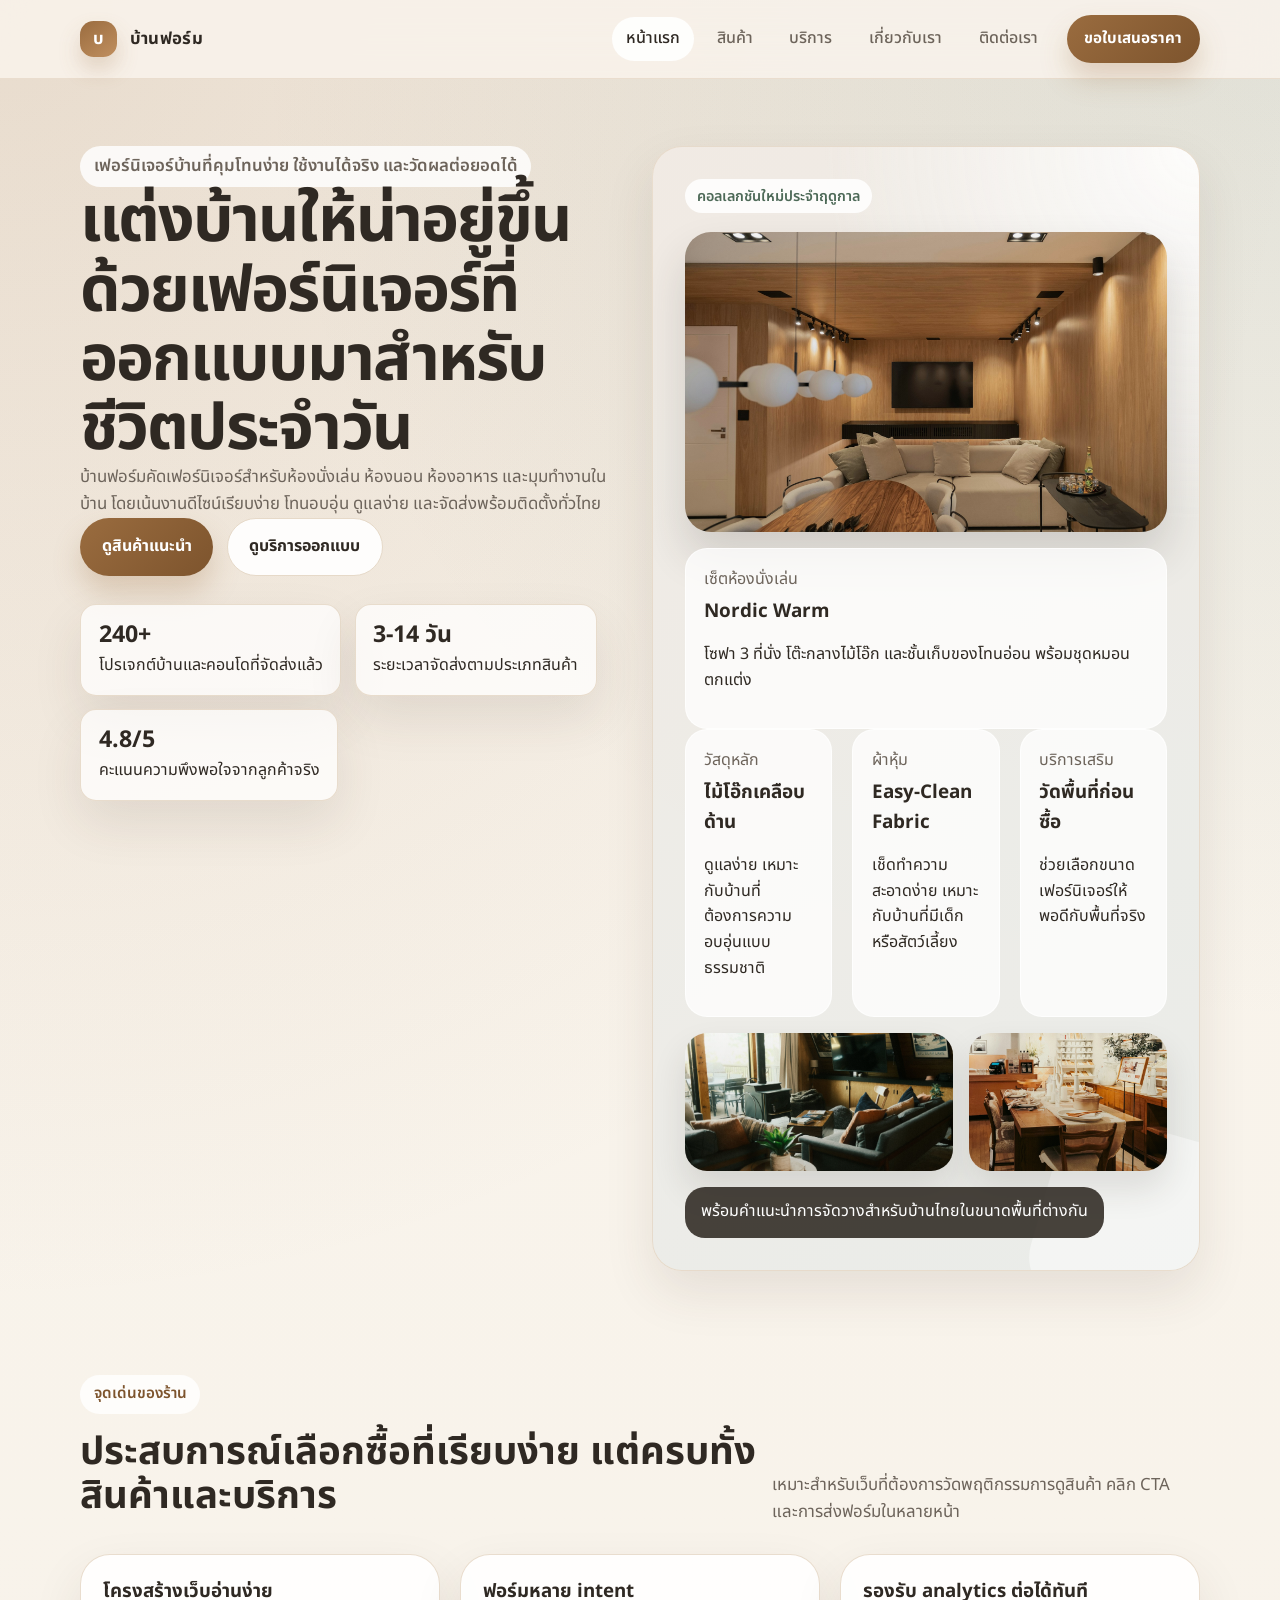
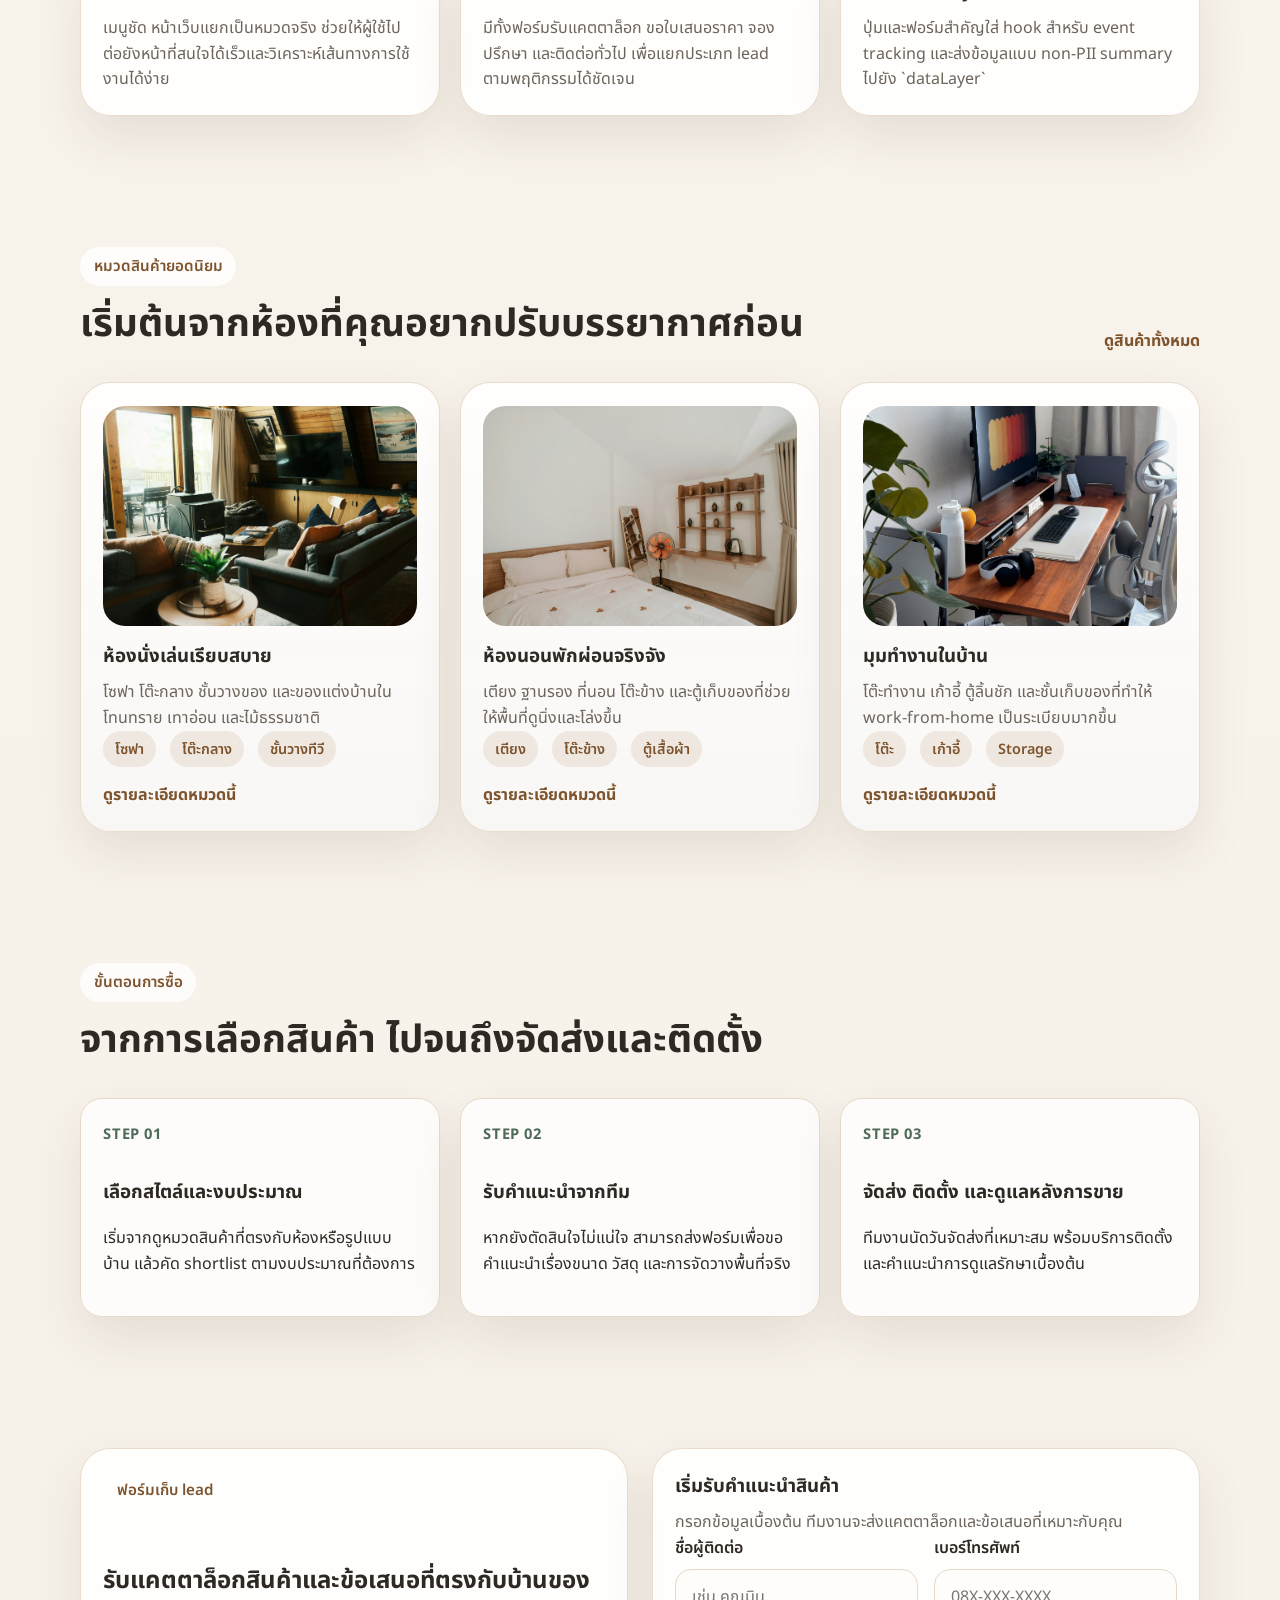
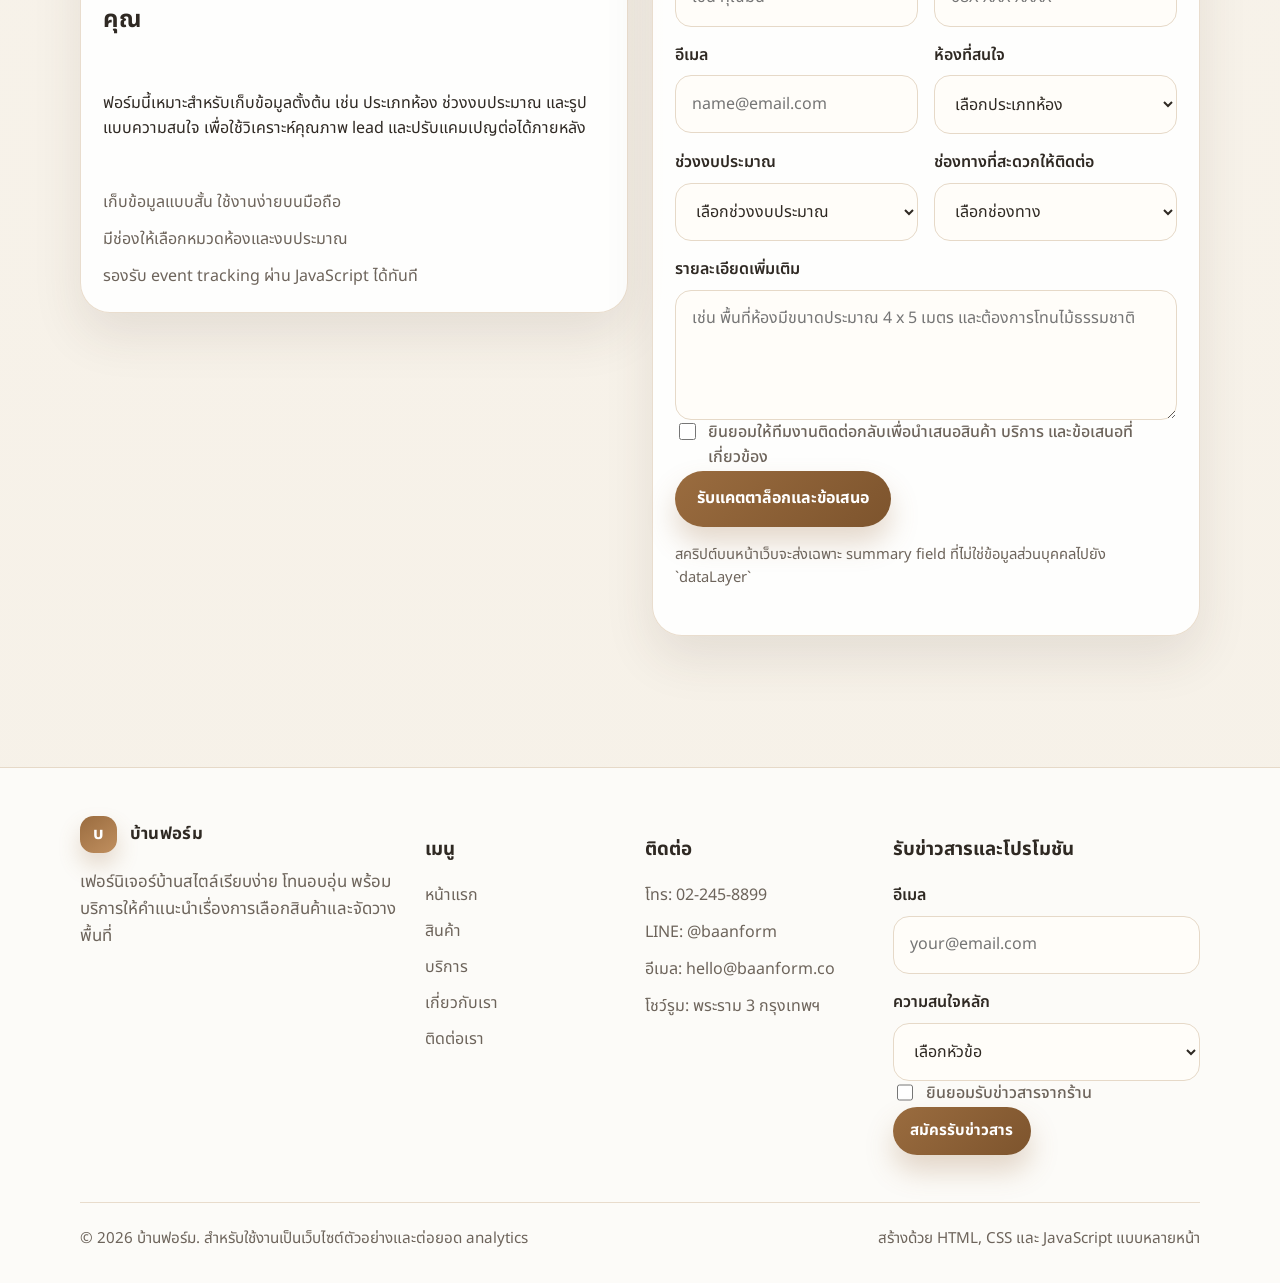
<file: index.html>
<!DOCTYPE html>
<html lang="th">
  <head>
    <meta charset="UTF-8" />
    <meta name="viewport" content="width=device-width, initial-scale=1.0" />
    <title>บ้านฟอร์ม | เฟอร์นิเจอร์บ้านสไตล์อบอุ่นสำหรับบ้านไทย</title>
    <meta
      name="description"
      content="เว็บขายเฟอร์นิเจอร์บ้านภาษาไทยแบบหลายหน้า พร้อมฟอร์มเก็บ lead, quote และ booking สำหรับงาน analytics"
    />
    <link rel="preconnect" href="https://fonts.googleapis.com" />
    <link rel="preconnect" href="https://fonts.gstatic.com" crossorigin />
    <link
      href="https://fonts.googleapis.com/css2?family=Noto+Sans+Thai:wght@400;500;600;700;800&display=swap"
      rel="stylesheet"
    />
    <link rel="stylesheet" href="assets/css/styles.css" />
  </head>
  <!-- Hotjar Tracking Code for Site 6408994 (name missing) -->
<script>
    (function(h,o,t,j,a,r){
        h.hj=h.hj||function(){(h.hj.q=h.hj.q||[]).push(arguments)};
        h._hjSettings={hjid:6408994,hjsv:6};
        a=o.getElementsByTagName('head')[0];
        r=o.createElement('script');r.async=1;
        r.src=t+h._hjSettings.hjid+j+h._hjSettings.hjsv;
        a.appendChild(r);
    })(window,document,'https://static.hotjar.com/c/hotjar-','.js?sv=');
</script>
  <body data-page="home">
    <header class="site-header">
      <div class="container nav-wrap">
        <a class="brand" href="index.html">
          <span class="brand-mark">บ</span>
          <span>บ้านฟอร์ม</span>
        </a>
        <button class="menu-toggle" type="button" aria-expanded="false" aria-controls="site-nav" aria-label="เปิดเมนู">
          เมนู
        </button>
        <nav class="site-nav" id="site-nav" aria-label="เมนูหลัก">
          <a class="nav-link" href="index.html">หน้าแรก</a>
          <a class="nav-link" href="products.html">สินค้า</a>
          <a class="nav-link" href="services.html">บริการ</a>
          <a class="nav-link" href="about.html">เกี่ยวกับเรา</a>
          <a class="nav-link" href="contact.html">ติดต่อเรา</a>
          <a class="btn btn-primary btn-sm nav-cta" href="contact.html" data-track-click="ขอใบเสนอราคา" data-track-area="header">
            ขอใบเสนอราคา
          </a>
        </nav>
      </div>
    </header>

    <main>
      <section class="hero">
        <div class="container hero-grid">
          <div class="hero-copy">
            <p class="eyebrow">เฟอร์นิเจอร์บ้านที่คุมโทนง่าย ใช้งานได้จริง และวัดผลต่อยอดได้</p>
            <h1>แต่งบ้านให้น่าอยู่ขึ้น ด้วยเฟอร์นิเจอร์ที่ออกแบบมาสำหรับชีวิตประจำวัน</h1>
            <p class="section-copy">
              บ้านฟอร์มคัดเฟอร์นิเจอร์สำหรับห้องนั่งเล่น ห้องนอน ห้องอาหาร และมุมทำงานในบ้าน โดยเน้นงานดีไซน์เรียบง่าย
              โทนอบอุ่น ดูแลง่าย และจัดส่งพร้อมติดตั้งทั่วไทย
            </p>
            <div class="hero-actions">
              <a class="btn btn-primary" href="products.html" data-track-click="ดูสินค้าแนะนำ" data-track-area="hero">ดูสินค้าแนะนำ</a>
              <a class="btn btn-secondary" href="services.html" data-track-click="ดูบริการออกแบบ" data-track-area="hero">ดูบริการออกแบบ</a>
            </div>
            <ul class="stat-list">
              <li>
                <strong>240+</strong>
                โปรเจกต์บ้านและคอนโดที่จัดส่งแล้ว
              </li>
              <li>
                <strong>3-14 วัน</strong>
                ระยะเวลาจัดส่งตามประเภทสินค้า
              </li>
              <li>
                <strong>4.8/5</strong>
                คะแนนความพึงพอใจจากลูกค้าจริง
              </li>
            </ul>
          </div>
          <div class="hero-showcase">
            <div class="showcase-panel">
              <span class="showcase-badge">คอลเลกชันใหม่ประจำฤดูกาล</span>
              <div class="showcase-photo art-hero-living" aria-hidden="true"></div>
              <div class="panel-card">
                <span class="muted">เซ็ตห้องนั่งเล่น</span>
                <strong>Nordic Warm</strong>
                <p>โซฟา 3 ที่นั่ง โต๊ะกลางไม้โอ๊ก และชั้นเก็บของโทนอ่อน พร้อมชุดหมอนตกแต่ง</p>
              </div>
              <div class="material-grid">
                <div class="material-card">
                  <span class="muted">วัสดุหลัก</span>
                  <strong>ไม้โอ๊กเคลือบด้าน</strong>
                  <p>ดูแลง่าย เหมาะกับบ้านที่ต้องการความอบอุ่นแบบธรรมชาติ</p>
                </div>
                <div class="material-card">
                  <span class="muted">ผ้าหุ้ม</span>
                  <strong>Easy-Clean Fabric</strong>
                  <p>เช็ดทำความสะอาดง่าย เหมาะกับบ้านที่มีเด็กหรือสัตว์เลี้ยง</p>
                </div>
                <div class="material-card">
                  <span class="muted">บริการเสริม</span>
                  <strong>วัดพื้นที่ก่อนซื้อ</strong>
                  <p>ช่วยเลือกขนาดเฟอร์นิเจอร์ให้พอดีกับพื้นที่จริง</p>
                </div>
              </div>
              <div class="showcase-stack" aria-hidden="true">
                <div class="showcase-mini art-hero-cozy"></div>
                <div class="showcase-mini art-dining"></div>
              </div>
              <div class="floating-note">พร้อมคำแนะนำการจัดวางสำหรับบ้านไทยในขนาดพื้นที่ต่างกัน</div>
            </div>
          </div>
        </div>
      </section>

      <section class="section-soft">
        <div class="container">
          <div class="section-heading">
            <div>
              <p class="eyebrow">จุดเด่นของร้าน</p>
              <h2>ประสบการณ์เลือกซื้อที่เรียบง่าย แต่ครบทั้งสินค้าและบริการ</h2>
            </div>
            <p class="section-copy">เหมาะสำหรับเว็บที่ต้องการวัดพฤติกรรมการดูสินค้า คลิก CTA และการส่งฟอร์มในหลายหน้า</p>
          </div>
          <div class="grid-3">
            <article class="card">
              <h3>โครงสร้างเว็บอ่านง่าย</h3>
              <p>เมนูชัด หน้าเว็บแยกเป็นหมวดจริง ช่วยให้ผู้ใช้ไปต่อยังหน้าที่สนใจได้เร็วและวิเคราะห์เส้นทางการใช้งานได้ง่าย</p>
            </article>
            <article class="card">
              <h3>ฟอร์มหลาย intent</h3>
              <p>มีทั้งฟอร์มรับแคตตาล็อก ขอใบเสนอราคา จองปรึกษา และติดต่อทั่วไป เพื่อแยกประเภท lead ตามพฤติกรรมได้ชัดเจน</p>
            </article>
            <article class="card">
              <h3>รองรับ analytics ต่อได้ทันที</h3>
              <p>ปุ่มและฟอร์มสำคัญใส่ hook สำหรับ event tracking และส่งข้อมูลแบบ non-PII summary ไปยัง `dataLayer`</p>
            </article>
          </div>
        </div>
      </section>

      <section class="section">
        <div class="container">
          <div class="section-heading">
            <div>
              <p class="eyebrow">หมวดสินค้ายอดนิยม</p>
              <h2>เริ่มต้นจากห้องที่คุณอยากปรับบรรยากาศก่อน</h2>
            </div>
            <a class="link-arrow" href="products.html" data-track-click="ไปหน้าสินค้า" data-track-area="collections">ดูสินค้าทั้งหมด</a>
          </div>
          <div class="grid-3">
            <article class="card collection-card">
              <div class="collection-art art-living" aria-hidden="true"></div>
              <h3>ห้องนั่งเล่นเรียบสบาย</h3>
              <p>โซฟา โต๊ะกลาง ชั้นวางของ และของแต่งบ้านในโทนทราย เทาอ่อน และไม้ธรรมชาติ</p>
              <div class="pill-row">
                <span class="pill">โซฟา</span>
                <span class="pill">โต๊ะกลาง</span>
                <span class="pill">ชั้นวางทีวี</span>
              </div>
              <a class="link-arrow" href="products.html">ดูรายละเอียดหมวดนี้</a>
            </article>
            <article class="card collection-card">
              <div class="collection-art art-bedroom" aria-hidden="true"></div>
              <h3>ห้องนอนพักผ่อนจริงจัง</h3>
              <p>เตียง ฐานรอง ที่นอน โต๊ะข้าง และตู้เก็บของที่ช่วยให้พื้นที่ดูนิ่งและโล่งขึ้น</p>
              <div class="pill-row">
                <span class="pill">เตียง</span>
                <span class="pill">โต๊ะข้าง</span>
                <span class="pill">ตู้เสื้อผ้า</span>
              </div>
              <a class="link-arrow" href="products.html">ดูรายละเอียดหมวดนี้</a>
            </article>
            <article class="card collection-card">
              <div class="collection-art art-office" aria-hidden="true"></div>
              <h3>มุมทำงานในบ้าน</h3>
              <p>โต๊ะทำงาน เก้าอี้ ตู้ลิ้นชัก และชั้นเก็บของที่ทำให้ work-from-home เป็นระเบียบมากขึ้น</p>
              <div class="pill-row">
                <span class="pill">โต๊ะ</span>
                <span class="pill">เก้าอี้</span>
                <span class="pill">Storage</span>
              </div>
              <a class="link-arrow" href="products.html">ดูรายละเอียดหมวดนี้</a>
            </article>
          </div>
        </div>
      </section>

      <section class="section-soft">
        <div class="container">
          <div class="section-heading">
            <div>
              <p class="eyebrow">ขั้นตอนการซื้อ</p>
              <h2>จากการเลือกสินค้า ไปจนถึงจัดส่งและติดตั้ง</h2>
            </div>
          </div>
          <div class="timeline">
            <article class="timeline-item">
              <span class="timeline-step">Step 01</span>
              <h3>เลือกสไตล์และงบประมาณ</h3>
              <p>เริ่มจากดูหมวดสินค้าที่ตรงกับห้องหรือรูปแบบบ้าน แล้วคัด shortlist ตามงบประมาณที่ต้องการ</p>
            </article>
            <article class="timeline-item">
              <span class="timeline-step">Step 02</span>
              <h3>รับคำแนะนำจากทีม</h3>
              <p>หากยังตัดสินใจไม่แน่ใจ สามารถส่งฟอร์มเพื่อขอคำแนะนำเรื่องขนาด วัสดุ และการจัดวางพื้นที่จริง</p>
            </article>
            <article class="timeline-item">
              <span class="timeline-step">Step 03</span>
              <h3>จัดส่ง ติดตั้ง และดูแลหลังการขาย</h3>
              <p>ทีมงานนัดวันจัดส่งที่เหมาะสม พร้อมบริการติดตั้งและคำแนะนำการดูแลรักษาเบื้องต้น</p>
            </article>
          </div>
        </div>
      </section>

      <section class="section">
        <div class="container lead-layout">
          <div class="info-panel">
            <div class="banner-panel">
              <p class="eyebrow">ฟอร์มเก็บ lead</p>
              <h2>รับแคตตาล็อกสินค้าและข้อเสนอที่ตรงกับบ้านของคุณ</h2>
              <p>
                ฟอร์มนี้เหมาะสำหรับเก็บข้อมูลตั้งต้น เช่น ประเภทห้อง ช่วงงบประมาณ และรูปแบบความสนใจ เพื่อใช้วิเคราะห์คุณภาพ lead
                และปรับแคมเปญต่อได้ภายหลัง
              </p>
              <ul class="feature-list">
                <li>เก็บข้อมูลแบบสั้น ใช้งานง่ายบนมือถือ</li>
                <li>มีช่องให้เลือกหมวดห้องและงบประมาณ</li>
                <li>รองรับ event tracking ผ่าน JavaScript ได้ทันที</li>
              </ul>
            </div>
          </div>
          <form class="data-form" data-form-name="home_lead">
            <h3>เริ่มรับคำแนะนำสินค้า</h3>
            <p>กรอกข้อมูลเบื้องต้น ทีมงานจะส่งแคตตาล็อกและข้อเสนอที่เหมาะกับคุณ</p>
            <div class="form-grid">
              <div class="field">
                <label for="lead-name">ชื่อผู้ติดต่อ</label>
                <input id="lead-name" name="name" type="text" placeholder="เช่น คุณมิน" autocomplete="name" required />
              </div>
              <div class="field">
                <label for="lead-phone">เบอร์โทรศัพท์</label>
                <input id="lead-phone" name="phone" type="tel" placeholder="08X-XXX-XXXX" autocomplete="tel" required />
              </div>
              <div class="field">
                <label for="lead-email">อีเมล</label>
                <input id="lead-email" name="email" type="email" placeholder="name@email.com" autocomplete="email" />
              </div>
              <div class="field">
                <label for="lead-room">ห้องที่สนใจ</label>
                <select id="lead-room" name="room_type" data-analytics-key="room_type" required>
                  <option value="">เลือกประเภทห้อง</option>
                  <option value="living_room">ห้องนั่งเล่น</option>
                  <option value="bedroom">ห้องนอน</option>
                  <option value="dining_room">ห้องอาหาร</option>
                  <option value="home_office">มุมทำงานในบ้าน</option>
                </select>
              </div>
              <div class="field">
                <label for="lead-budget">ช่วงงบประมาณ</label>
                <select id="lead-budget" name="budget" data-analytics-key="budget_range" required>
                  <option value="">เลือกช่วงงบประมาณ</option>
                  <option value="under_30000">ต่ำกว่า 30,000 บาท</option>
                  <option value="30000_70000">30,000 - 70,000 บาท</option>
                  <option value="70000_150000">70,000 - 150,000 บาท</option>
                  <option value="above_150000">มากกว่า 150,000 บาท</option>
                </select>
              </div>
              <div class="field">
                <label for="lead-contact">ช่องทางที่สะดวกให้ติดต่อ</label>
                <select id="lead-contact" name="contact_preference" data-analytics-key="contact_preference">
                  <option value="">เลือกช่องทาง</option>
                  <option value="phone">โทรศัพท์</option>
                  <option value="email">อีเมล</option>
                  <option value="line">LINE</option>
                </select>
              </div>
              <div class="field full">
                <label for="lead-note">รายละเอียดเพิ่มเติม</label>
                <textarea id="lead-note" name="note" placeholder="เช่น พื้นที่ห้องมีขนาดประมาณ 4 x 5 เมตร และต้องการโทนไม้ธรรมชาติ"></textarea>
              </div>
            </div>
            <label class="check-line">
              <input type="checkbox" name="consent" required />
              ยินยอมให้ทีมงานติดต่อกลับเพื่อนำเสนอสินค้า บริการ และข้อเสนอที่เกี่ยวข้อง
            </label>
            <div class="form-actions">
              <button class="btn btn-primary" type="submit">รับแคตตาล็อกและข้อเสนอ</button>
              <p class="form-note">สคริปต์บนหน้าเว็บจะส่งเฉพาะ summary field ที่ไม่ใช่ข้อมูลส่วนบุคคลไปยัง `dataLayer`</p>
            </div>
            <div class="form-status" aria-live="polite"></div>
          </form>
        </div>
      </section>
    </main>

    <footer class="site-footer">
      <div class="container">
        <div class="footer-grid">
          <div>
            <a class="brand" href="index.html">
              <span class="brand-mark">บ</span>
              <span>บ้านฟอร์ม</span>
            </a>
            <p class="section-copy" style="margin-top: 1rem">
              เฟอร์นิเจอร์บ้านสไตล์เรียบง่าย โทนอบอุ่น พร้อมบริการให้คำแนะนำเรื่องการเลือกสินค้าและจัดวางพื้นที่
            </p>
          </div>
          <div>
            <h3>เมนู</h3>
            <div class="footer-links">
              <a href="index.html">หน้าแรก</a>
              <a href="products.html">สินค้า</a>
              <a href="services.html">บริการ</a>
              <a href="about.html">เกี่ยวกับเรา</a>
              <a href="contact.html">ติดต่อเรา</a>
            </div>
          </div>
          <div>
            <h3>ติดต่อ</h3>
            <ul class="contact-list">
              <li>โทร: 02-245-8899</li>
              <li>LINE: @baanform</li>
              <li>อีเมล: hello@baanform.co</li>
              <li>โชว์รูม: พระราม 3 กรุงเทพฯ</li>
            </ul>
          </div>
          <div>
            <h3>รับข่าวสารและโปรโมชัน</h3>
            <form class="data-form compact-form" data-form-name="footer_newsletter">
              <div class="form-grid">
                <div class="field">
                  <label for="footer-email-home">อีเมล</label>
                  <input id="footer-email-home" name="email" type="email" placeholder="your@email.com" autocomplete="email" required />
                </div>
                <div class="field">
                  <label for="footer-interest-home">ความสนใจหลัก</label>
                  <select id="footer-interest-home" name="interest" data-analytics-key="interest">
                    <option value="">เลือกหัวข้อ</option>
                    <option value="new_collection">คอลเลกชันใหม่</option>
                    <option value="promotion">โปรโมชัน</option>
                    <option value="home_styling">ไอเดียแต่งบ้าน</option>
                  </select>
                </div>
              </div>
              <label class="check-line">
                <input type="checkbox" name="consent" required />
                ยินยอมรับข่าวสารจากร้าน
              </label>
              <button class="btn btn-primary btn-sm" type="submit">สมัครรับข่าวสาร</button>
              <div class="form-status" aria-live="polite"></div>
            </form>
          </div>
        </div>
        <div class="footer-bottom">
          <span>© 2026 บ้านฟอร์ม. สำหรับใช้งานเป็นเว็บไซต์ตัวอย่างและต่อยอด analytics</span>
          <span>สร้างด้วย HTML, CSS และ JavaScript แบบหลายหน้า</span>
        </div>
      </div>
    </footer>

    <script src="assets/js/main.js"></script>
  </body>
</html>
</file>
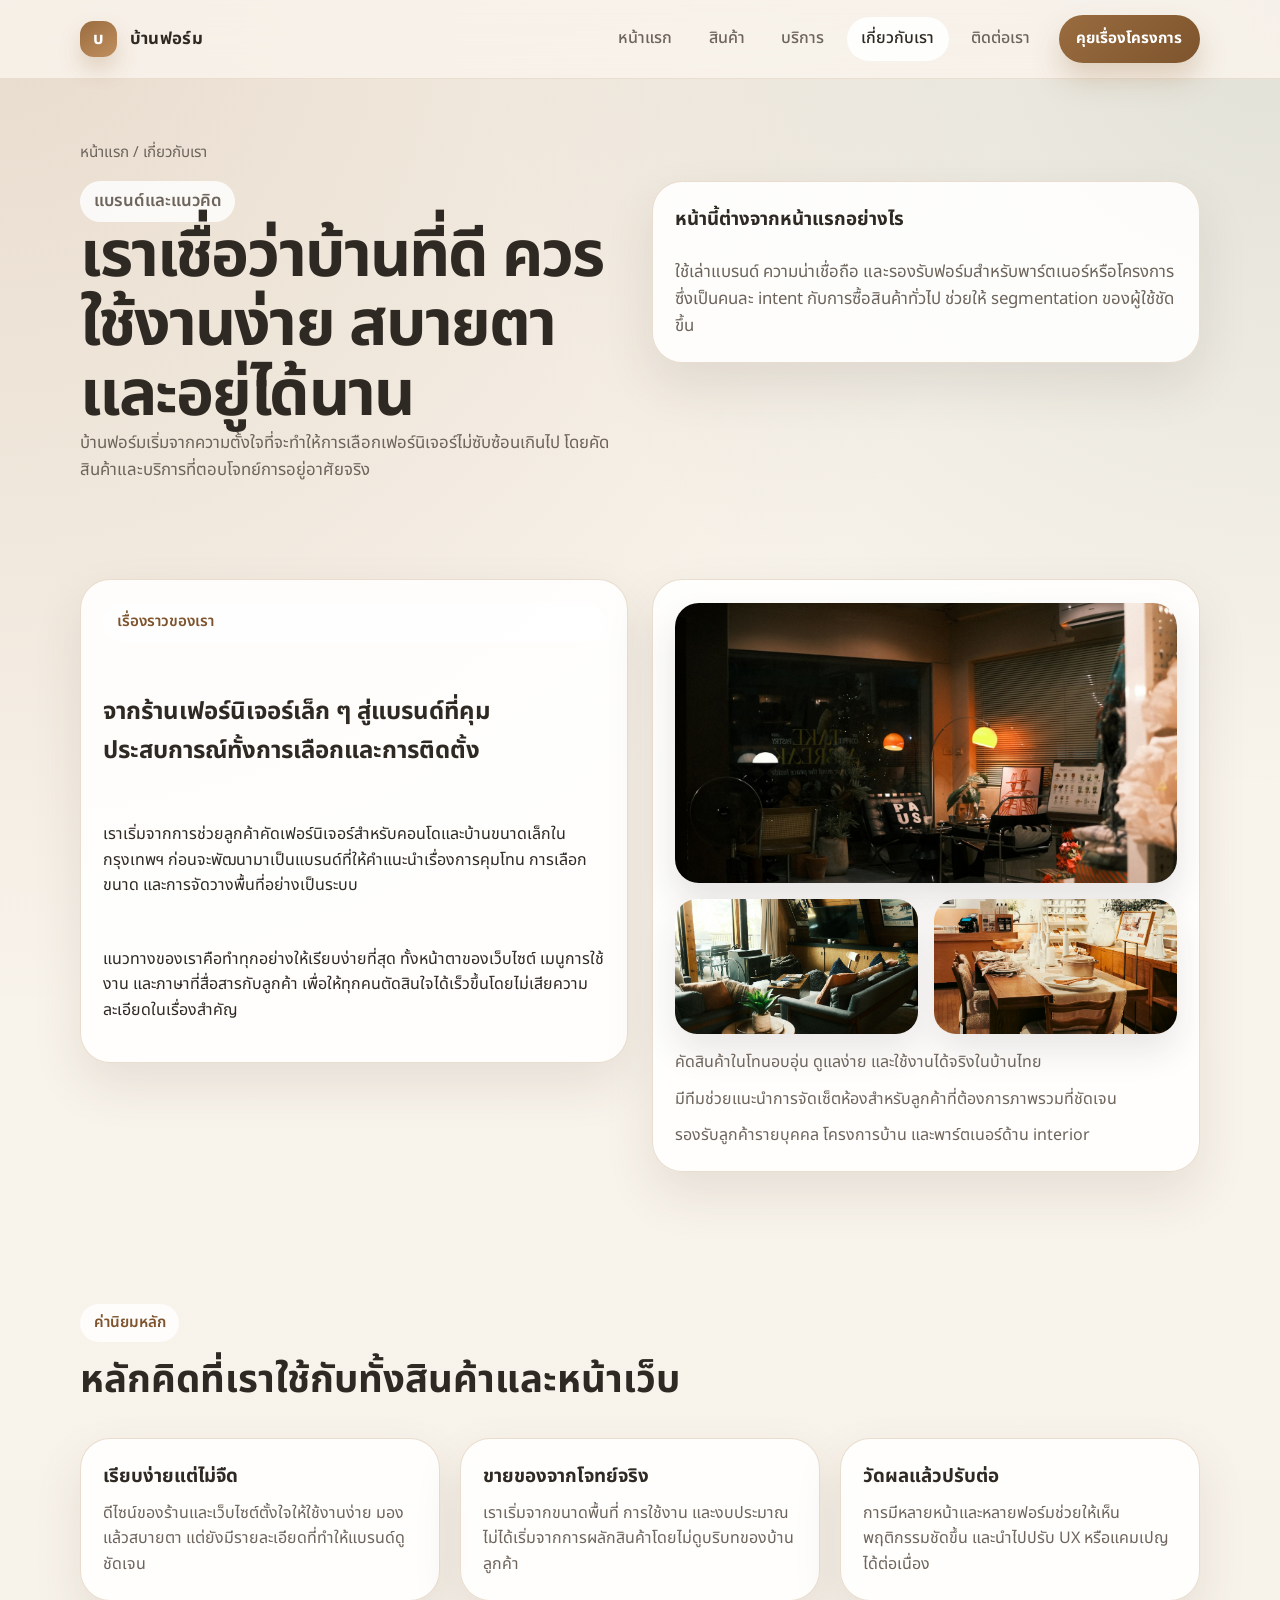
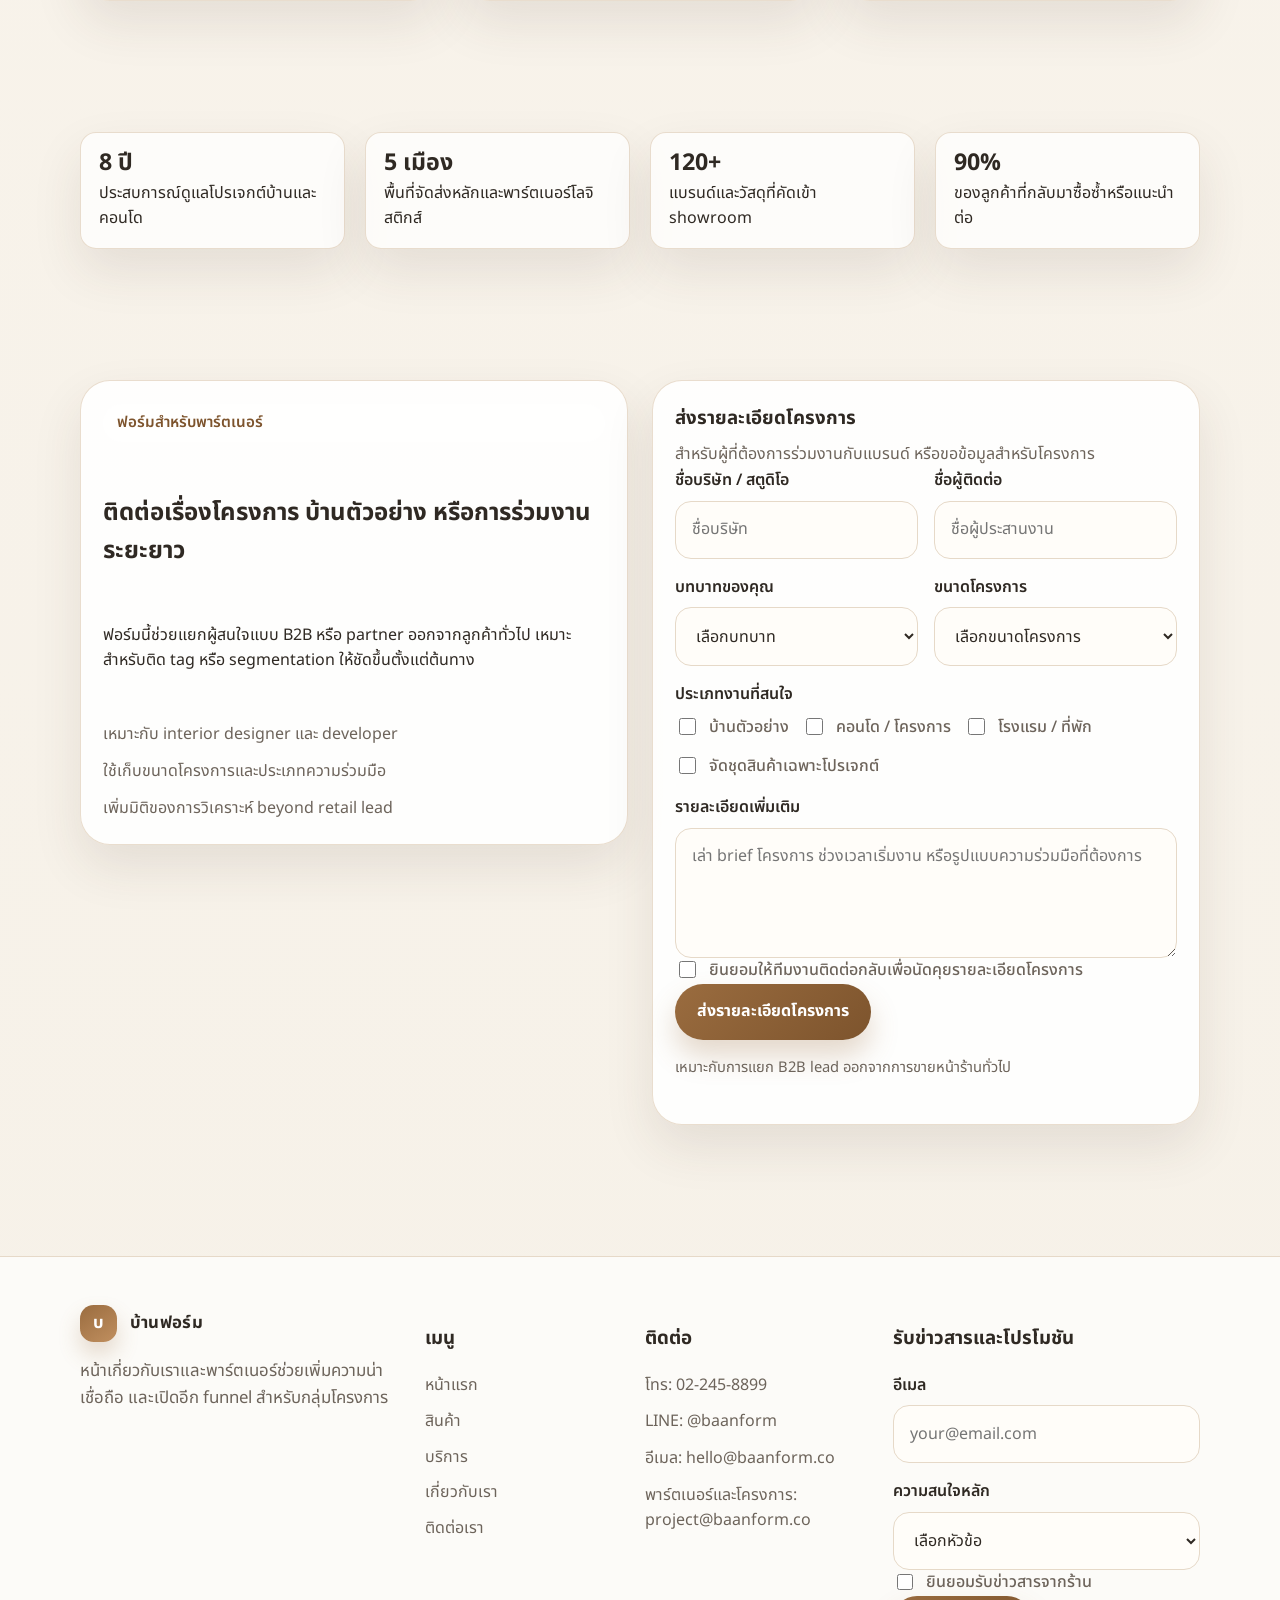
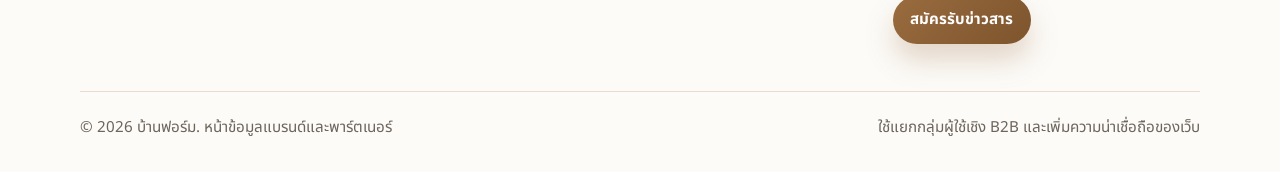
<file: about.html>
<!DOCTYPE html>
<html lang="th">
  <head>
    <meta charset="UTF-8" />
    <meta name="viewport" content="width=device-width, initial-scale=1.0" />
    <title>เกี่ยวกับเรา | บ้านฟอร์ม</title>
    <meta name="description" content="หน้าเกี่ยวกับแบรนด์ ค่านิยม และฟอร์มติดต่อสำหรับพาร์ตเนอร์หรือโครงการ" />
    <link rel="preconnect" href="https://fonts.googleapis.com" />
    <link rel="preconnect" href="https://fonts.gstatic.com" crossorigin />
    <link
      href="https://fonts.googleapis.com/css2?family=Noto+Sans+Thai:wght@400;500;600;700;800&display=swap"
      rel="stylesheet"
    />
    <link rel="stylesheet" href="assets/css/styles.css" />
  </head>
  <body data-page="about">
    <header class="site-header">
      <div class="container nav-wrap">
        <a class="brand" href="index.html">
          <span class="brand-mark">บ</span>
          <span>บ้านฟอร์ม</span>
        </a>
        <button class="menu-toggle" type="button" aria-expanded="false" aria-controls="site-nav" aria-label="เปิดเมนู">
          เมนู
        </button>
        <nav class="site-nav" id="site-nav" aria-label="เมนูหลัก">
          <a class="nav-link" href="index.html">หน้าแรก</a>
          <a class="nav-link" href="products.html">สินค้า</a>
          <a class="nav-link" href="services.html">บริการ</a>
          <a class="nav-link" href="about.html">เกี่ยวกับเรา</a>
          <a class="nav-link" href="contact.html">ติดต่อเรา</a>
          <a class="btn btn-primary btn-sm nav-cta" href="contact.html" data-track-click="คุยเรื่องโครงการ" data-track-area="header">
            คุยเรื่องโครงการ
          </a>
        </nav>
      </div>
    </header>

    <main>
      <section class="page-hero">
        <div class="container">
          <span class="breadcrumbs">หน้าแรก / เกี่ยวกับเรา</span>
          <div class="split-layout">
            <div>
              <p class="eyebrow">แบรนด์และแนวคิด</p>
              <h1>เราเชื่อว่าบ้านที่ดี ควรใช้งานง่าย สบายตา และอยู่ได้นาน</h1>
              <p class="section-copy">
                บ้านฟอร์มเริ่มจากความตั้งใจที่จะทำให้การเลือกเฟอร์นิเจอร์ไม่ซับซ้อนเกินไป โดยคัดสินค้าและบริการที่ตอบโจทย์การอยู่อาศัยจริง
              </p>
            </div>
            <div class="banner-panel">
              <h3>หน้านี้ต่างจากหน้าแรกอย่างไร</h3>
              <p>
                ใช้เล่าแบรนด์ ความน่าเชื่อถือ และรองรับฟอร์มสำหรับพาร์ตเนอร์หรือโครงการ
                ซึ่งเป็นคนละ intent กับการซื้อสินค้าทั่วไป ช่วยให้ segmentation ของผู้ใช้ชัดขึ้น
              </p>
            </div>
          </div>
        </div>
      </section>

      <section class="section-soft">
        <div class="container story-layout">
          <div class="banner-panel">
            <p class="eyebrow">เรื่องราวของเรา</p>
            <h2>จากร้านเฟอร์นิเจอร์เล็ก ๆ สู่แบรนด์ที่คุมประสบการณ์ทั้งการเลือกและการติดตั้ง</h2>
            <p>
              เราเริ่มจากการช่วยลูกค้าคัดเฟอร์นิเจอร์สำหรับคอนโดและบ้านขนาดเล็กในกรุงเทพฯ
              ก่อนจะพัฒนามาเป็นแบรนด์ที่ให้คำแนะนำเรื่องการคุมโทน การเลือกขนาด และการจัดวางพื้นที่อย่างเป็นระบบ
            </p>
            <p>
              แนวทางของเราคือทำทุกอย่างให้เรียบง่ายที่สุด ทั้งหน้าตาของเว็บไซต์ เมนูการใช้งาน และภาษาที่สื่อสารกับลูกค้า
              เพื่อให้ทุกคนตัดสินใจได้เร็วขึ้นโดยไม่เสียความละเอียดในเรื่องสำคัญ
            </p>
          </div>
          <div class="card">
            <div class="about-gallery" aria-hidden="true">
              <div class="about-photo-large art-showroom"></div>
              <div class="about-photo-grid">
                <div class="about-photo-sm art-hero-cozy"></div>
                <div class="about-photo-sm art-dining"></div>
              </div>
            </div>
            <ul class="feature-list">
              <li>คัดสินค้าในโทนอบอุ่น ดูแลง่าย และใช้งานได้จริงในบ้านไทย</li>
              <li>มีทีมช่วยแนะนำการจัดเซ็ตห้องสำหรับลูกค้าที่ต้องการภาพรวมที่ชัดเจน</li>
              <li>รองรับลูกค้ารายบุคคล โครงการบ้าน และพาร์ตเนอร์ด้าน interior</li>
            </ul>
          </div>
        </div>
      </section>

      <section class="section">
        <div class="container">
          <div class="section-heading">
            <div>
              <p class="eyebrow">ค่านิยมหลัก</p>
              <h2>หลักคิดที่เราใช้กับทั้งสินค้าและหน้าเว็บ</h2>
            </div>
          </div>
          <div class="grid-3">
            <article class="card">
              <h3>เรียบง่ายแต่ไม่จืด</h3>
              <p>ดีไซน์ของร้านและเว็บไซต์ตั้งใจให้ใช้งานง่าย มองแล้วสบายตา แต่ยังมีรายละเอียดที่ทำให้แบรนด์ดูชัดเจน</p>
            </article>
            <article class="card">
              <h3>ขายของจากโจทย์จริง</h3>
              <p>เราเริ่มจากขนาดพื้นที่ การใช้งาน และงบประมาณ ไม่ได้เริ่มจากการผลักสินค้าโดยไม่ดูบริบทของบ้านลูกค้า</p>
            </article>
            <article class="card">
              <h3>วัดผลแล้วปรับต่อ</h3>
              <p>การมีหลายหน้าและหลายฟอร์มช่วยให้เห็นพฤติกรรมชัดขึ้น และนำไปปรับ UX หรือแคมเปญได้ต่อเนื่อง</p>
            </article>
          </div>
        </div>
      </section>

      <section class="section-soft">
        <div class="container">
          <div class="metrics-grid">
            <div class="metric-card">
              <strong>8 ปี</strong>
              ประสบการณ์ดูแลโปรเจกต์บ้านและคอนโด
            </div>
            <div class="metric-card">
              <strong>5 เมือง</strong>
              พื้นที่จัดส่งหลักและพาร์ตเนอร์โลจิสติกส์
            </div>
            <div class="metric-card">
              <strong>120+</strong>
              แบรนด์และวัสดุที่คัดเข้า showroom
            </div>
            <div class="metric-card">
              <strong>90%</strong>
              ของลูกค้าที่กลับมาซื้อซ้ำหรือแนะนำต่อ
            </div>
          </div>
        </div>
      </section>

      <section class="section">
        <div class="container lead-layout">
          <div class="info-panel">
            <div class="banner-panel">
              <p class="eyebrow">ฟอร์มสำหรับพาร์ตเนอร์</p>
              <h2>ติดต่อเรื่องโครงการ บ้านตัวอย่าง หรือการร่วมงานระยะยาว</h2>
              <p>
                ฟอร์มนี้ช่วยแยกผู้สนใจแบบ B2B หรือ partner ออกจากลูกค้าทั่วไป
                เหมาะสำหรับติด tag หรือ segmentation ให้ชัดขึ้นตั้งแต่ต้นทาง
              </p>
              <ul class="feature-list">
                <li>เหมาะกับ interior designer และ developer</li>
                <li>ใช้เก็บขนาดโครงการและประเภทความร่วมมือ</li>
                <li>เพิ่มมิติของการวิเคราะห์ beyond retail lead</li>
              </ul>
            </div>
          </div>
          <form class="data-form" data-form-name="partner_inquiry">
            <h3>ส่งรายละเอียดโครงการ</h3>
            <p>สำหรับผู้ที่ต้องการร่วมงานกับแบรนด์ หรือขอข้อมูลสำหรับโครงการ</p>
            <div class="form-grid">
              <div class="field">
                <label for="partner-company">ชื่อบริษัท / สตูดิโอ</label>
                <input id="partner-company" name="company" type="text" placeholder="ชื่อบริษัท" required />
              </div>
              <div class="field">
                <label for="partner-name">ชื่อผู้ติดต่อ</label>
                <input id="partner-name" name="name" type="text" placeholder="ชื่อผู้ประสานงาน" autocomplete="name" required />
              </div>
              <div class="field">
                <label for="partner-role">บทบาทของคุณ</label>
                <select id="partner-role" name="role" data-analytics-key="partner_role" required>
                  <option value="">เลือกบทบาท</option>
                  <option value="interior_designer">Interior Designer</option>
                  <option value="architect">Architect</option>
                  <option value="developer">Developer</option>
                  <option value="hotel_business">ธุรกิจโรงแรม/ที่พัก</option>
                </select>
              </div>
              <div class="field">
                <label for="partner-scale">ขนาดโครงการ</label>
                <select id="partner-scale" name="project_scale" data-analytics-key="project_scale">
                  <option value="">เลือกขนาดโครงการ</option>
                  <option value="single_unit">1 ยูนิต / บ้านตัวอย่าง</option>
                  <option value="small_project">2 - 10 ยูนิต</option>
                  <option value="medium_project">11 - 50 ยูนิต</option>
                  <option value="large_project">มากกว่า 50 ยูนิต</option>
                </select>
              </div>
              <div class="field full">
                <label>ประเภทงานที่สนใจ</label>
                <div class="checkbox-row">
                  <label><input type="checkbox" name="project_type" value="sample_house" data-analytics-key="project_type" /> บ้านตัวอย่าง</label>
                  <label><input type="checkbox" name="project_type" value="condo_project" data-analytics-key="project_type" /> คอนโด / โครงการ</label>
                  <label><input type="checkbox" name="project_type" value="hospitality" data-analytics-key="project_type" /> โรงแรม / ที่พัก</label>
                  <label><input type="checkbox" name="project_type" value="custom_bundle" data-analytics-key="project_type" /> จัดชุดสินค้าเฉพาะโปรเจกต์</label>
                </div>
              </div>
              <div class="field full">
                <label for="partner-note">รายละเอียดเพิ่มเติม</label>
                <textarea id="partner-note" name="note" placeholder="เล่า brief โครงการ ช่วงเวลาเริ่มงาน หรือรูปแบบความร่วมมือที่ต้องการ"></textarea>
              </div>
            </div>
            <label class="check-line">
              <input type="checkbox" name="consent" required />
              ยินยอมให้ทีมงานติดต่อกลับเพื่อนัดคุยรายละเอียดโครงการ
            </label>
            <div class="form-actions">
              <button class="btn btn-primary" type="submit">ส่งรายละเอียดโครงการ</button>
              <p class="form-note">เหมาะกับการแยก B2B lead ออกจากการขายหน้าร้านทั่วไป</p>
            </div>
            <div class="form-status" aria-live="polite"></div>
          </form>
        </div>
      </section>
    </main>

    <footer class="site-footer">
      <div class="container">
        <div class="footer-grid">
          <div>
            <a class="brand" href="index.html">
              <span class="brand-mark">บ</span>
              <span>บ้านฟอร์ม</span>
            </a>
            <p class="section-copy" style="margin-top: 1rem">
              หน้าเกี่ยวกับเราและพาร์ตเนอร์ช่วยเพิ่มความน่าเชื่อถือ และเปิดอีก funnel สำหรับกลุ่มโครงการ
            </p>
          </div>
          <div>
            <h3>เมนู</h3>
            <div class="footer-links">
              <a href="index.html">หน้าแรก</a>
              <a href="products.html">สินค้า</a>
              <a href="services.html">บริการ</a>
              <a href="about.html">เกี่ยวกับเรา</a>
              <a href="contact.html">ติดต่อเรา</a>
            </div>
          </div>
          <div>
            <h3>ติดต่อ</h3>
            <ul class="contact-list">
              <li>โทร: 02-245-8899</li>
              <li>LINE: @baanform</li>
              <li>อีเมล: hello@baanform.co</li>
              <li>พาร์ตเนอร์และโครงการ: project@baanform.co</li>
            </ul>
          </div>
          <div>
            <h3>รับข่าวสารและโปรโมชัน</h3>
            <form class="data-form compact-form" data-form-name="footer_newsletter">
              <div class="form-grid">
                <div class="field">
                  <label for="footer-email-about">อีเมล</label>
                  <input id="footer-email-about" name="email" type="email" placeholder="your@email.com" autocomplete="email" required />
                </div>
                <div class="field">
                  <label for="footer-interest-about">ความสนใจหลัก</label>
                  <select id="footer-interest-about" name="interest" data-analytics-key="interest">
                    <option value="">เลือกหัวข้อ</option>
                    <option value="new_collection">คอลเลกชันใหม่</option>
                    <option value="promotion">โปรโมชัน</option>
                    <option value="home_styling">ไอเดียแต่งบ้าน</option>
                  </select>
                </div>
              </div>
              <label class="check-line">
                <input type="checkbox" name="consent" required />
                ยินยอมรับข่าวสารจากร้าน
              </label>
              <button class="btn btn-primary btn-sm" type="submit">สมัครรับข่าวสาร</button>
              <div class="form-status" aria-live="polite"></div>
            </form>
          </div>
        </div>
        <div class="footer-bottom">
          <span>© 2026 บ้านฟอร์ม. หน้าข้อมูลแบรนด์และพาร์ตเนอร์</span>
          <span>ใช้แยกกลุ่มผู้ใช้เชิง B2B และเพิ่มความน่าเชื่อถือของเว็บ</span>
        </div>
      </div>
    </footer>

    <script src="assets/js/main.js"></script>
  </body>
</html>
</file>
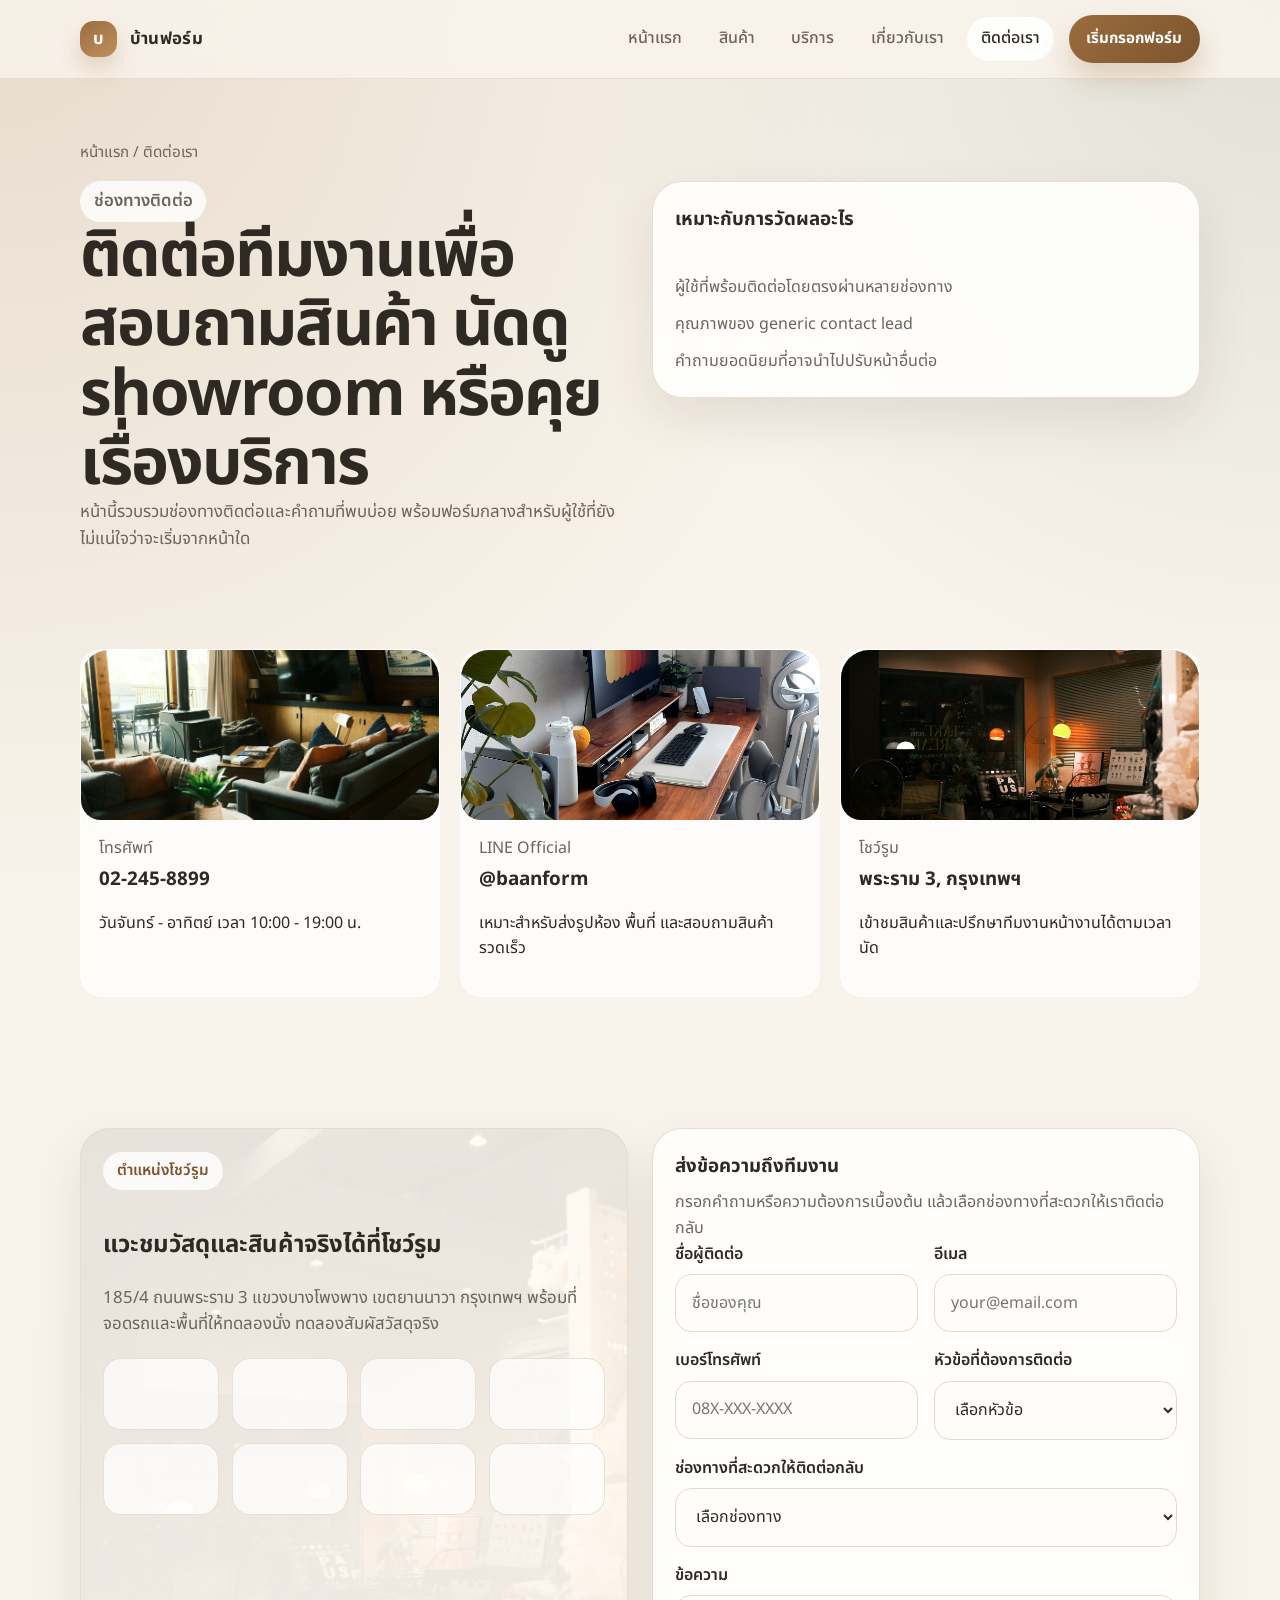
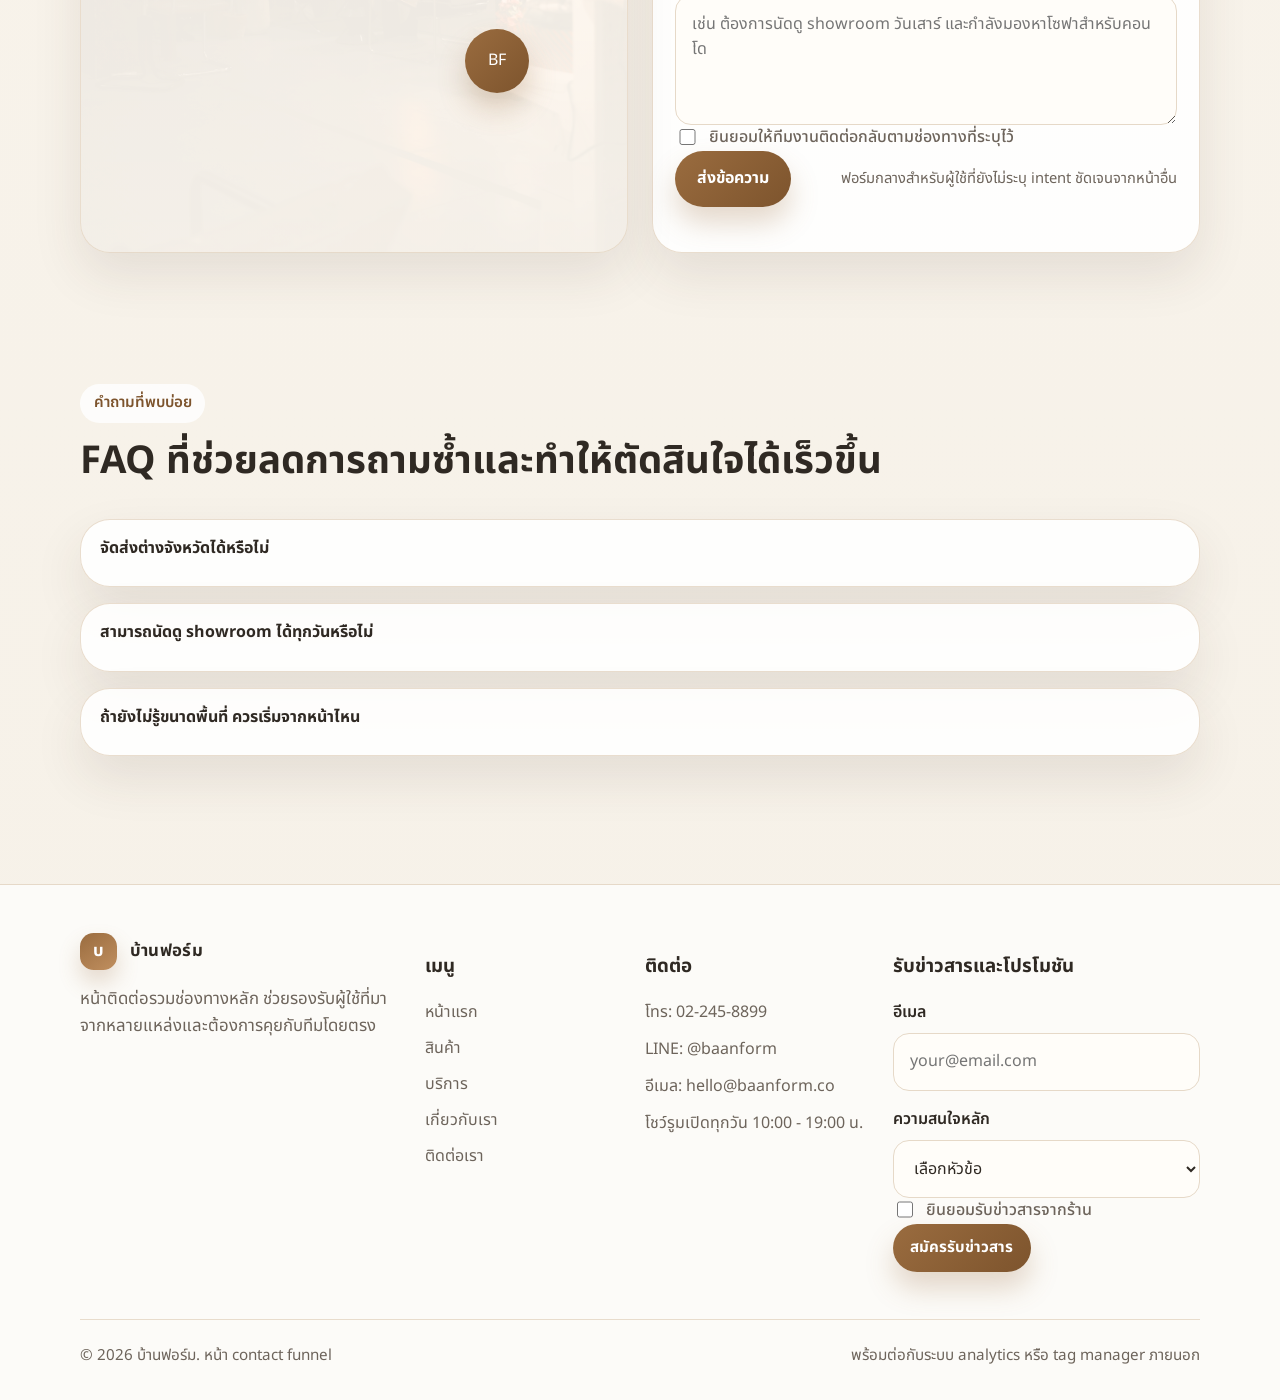
<file: contact.html>
<!DOCTYPE html>
<html lang="th">
  <head>
    <meta charset="UTF-8" />
    <meta name="viewport" content="width=device-width, initial-scale=1.0" />
    <title>ติดต่อเรา | บ้านฟอร์ม</title>
    <meta name="description" content="หน้าติดต่อพร้อมข้อมูลร้าน แผนที่ตัวอย่าง FAQ และฟอร์มติดต่อทั่วไป" />
    <link rel="preconnect" href="https://fonts.googleapis.com" />
    <link rel="preconnect" href="https://fonts.gstatic.com" crossorigin />
    <link
      href="https://fonts.googleapis.com/css2?family=Noto+Sans+Thai:wght@400;500;600;700;800&display=swap"
      rel="stylesheet"
    />
    <link rel="stylesheet" href="assets/css/styles.css" />
  </head>
  <body data-page="contact">
    <header class="site-header">
      <div class="container nav-wrap">
        <a class="brand" href="index.html">
          <span class="brand-mark">บ</span>
          <span>บ้านฟอร์ม</span>
        </a>
        <button class="menu-toggle" type="button" aria-expanded="false" aria-controls="site-nav" aria-label="เปิดเมนู">
          เมนู
        </button>
        <nav class="site-nav" id="site-nav" aria-label="เมนูหลัก">
          <a class="nav-link" href="index.html">หน้าแรก</a>
          <a class="nav-link" href="products.html">สินค้า</a>
          <a class="nav-link" href="services.html">บริการ</a>
          <a class="nav-link" href="about.html">เกี่ยวกับเรา</a>
          <a class="nav-link" href="contact.html">ติดต่อเรา</a>
          <a class="btn btn-primary btn-sm nav-cta" href="#contact-form" data-track-click="เริ่มกรอกฟอร์มติดต่อ" data-track-area="header">
            เริ่มกรอกฟอร์ม
          </a>
        </nav>
      </div>
    </header>

    <main>
      <section class="page-hero">
        <div class="container">
          <span class="breadcrumbs">หน้าแรก / ติดต่อเรา</span>
          <div class="split-layout">
            <div>
              <p class="eyebrow">ช่องทางติดต่อ</p>
              <h1>ติดต่อทีมงานเพื่อสอบถามสินค้า นัดดู showroom หรือคุยเรื่องบริการ</h1>
              <p class="section-copy">
                หน้านี้รวบรวมช่องทางติดต่อและคำถามที่พบบ่อย พร้อมฟอร์มกลางสำหรับผู้ใช้ที่ยังไม่แน่ใจว่าจะเริ่มจากหน้าใด
              </p>
            </div>
            <div class="banner-panel">
              <h3>เหมาะกับการวัดผลอะไร</h3>
              <ul class="feature-list">
                <li>ผู้ใช้ที่พร้อมติดต่อโดยตรงผ่านหลายช่องทาง</li>
                <li>คุณภาพของ generic contact lead</li>
                <li>คำถามยอดนิยมที่อาจนำไปปรับหน้าอื่นต่อ</li>
              </ul>
            </div>
          </div>
        </div>
      </section>

      <section class="section-soft">
        <div class="container">
          <div class="contact-cards">
            <article class="contact-card">
              <div class="contact-card-photo art-hero-cozy" aria-hidden="true"></div>
              <span class="muted">โทรศัพท์</span>
              <strong>02-245-8899</strong>
              <p>วันจันทร์ - อาทิตย์ เวลา 10:00 - 19:00 น.</p>
            </article>
            <article class="contact-card">
              <div class="contact-card-photo art-office" aria-hidden="true"></div>
              <span class="muted">LINE Official</span>
              <strong>@baanform</strong>
              <p>เหมาะสำหรับส่งรูปห้อง พื้นที่ และสอบถามสินค้ารวดเร็ว</p>
            </article>
            <article class="contact-card">
              <div class="contact-card-photo art-showroom" aria-hidden="true"></div>
              <span class="muted">โชว์รูม</span>
              <strong>พระราม 3, กรุงเทพฯ</strong>
              <p>เข้าชมสินค้าและปรึกษาทีมงานหน้างานได้ตามเวลานัด</p>
            </article>
          </div>
        </div>
      </section>

      <section class="section">
        <div class="container contact-grid">
          <div class="map-card">
            <p class="eyebrow">ตำแหน่งโชว์รูม</p>
            <h2>แวะชมวัสดุและสินค้าจริงได้ที่โชว์รูม</h2>
            <p class="section-copy">
              185/4 ถนนพระราม 3 แขวงบางโพงพาง เขตยานนาวา กรุงเทพฯ
              พร้อมที่จอดรถและพื้นที่ให้ทดลองนั่ง ทดลองสัมผัสวัสดุจริง
            </p>
            <div class="map-grid" aria-hidden="true">
              <span></span>
              <span></span>
              <span></span>
              <span></span>
              <span></span>
              <span></span>
              <span></span>
              <span></span>
            </div>
            <div class="map-pin">BF</div>
          </div>

          <form class="data-form" id="contact-form" data-form-name="general_contact">
            <h3>ส่งข้อความถึงทีมงาน</h3>
            <p>กรอกคำถามหรือความต้องการเบื้องต้น แล้วเลือกช่องทางที่สะดวกให้เราติดต่อกลับ</p>
            <div class="form-grid">
              <div class="field">
                <label for="contact-name">ชื่อผู้ติดต่อ</label>
                <input id="contact-name" name="name" type="text" placeholder="ชื่อของคุณ" autocomplete="name" required />
              </div>
              <div class="field">
                <label for="contact-email">อีเมล</label>
                <input id="contact-email" name="email" type="email" placeholder="your@email.com" autocomplete="email" required />
              </div>
              <div class="field">
                <label for="contact-phone">เบอร์โทรศัพท์</label>
                <input id="contact-phone" name="phone" type="tel" placeholder="08X-XXX-XXXX" autocomplete="tel" />
              </div>
              <div class="field">
                <label for="contact-topic">หัวข้อที่ต้องการติดต่อ</label>
                <select id="contact-topic" name="topic" data-analytics-key="contact_topic" required>
                  <option value="">เลือกหัวข้อ</option>
                  <option value="product_question">สอบถามสินค้า</option>
                  <option value="service_booking">สอบถามบริการ</option>
                  <option value="showroom_visit">นัดดู showroom</option>
                  <option value="after_sales">บริการหลังการขาย</option>
                </select>
              </div>
              <div class="field full">
                <label for="contact-method">ช่องทางที่สะดวกให้ติดต่อกลับ</label>
                <select id="contact-method" name="contact_method" data-analytics-key="contact_preference">
                  <option value="">เลือกช่องทาง</option>
                  <option value="phone">โทรศัพท์</option>
                  <option value="email">อีเมล</option>
                  <option value="line">LINE</option>
                </select>
              </div>
              <div class="field full">
                <label for="contact-message">ข้อความ</label>
                <textarea id="contact-message" name="message" placeholder="เช่น ต้องการนัดดู showroom วันเสาร์ และกำลังมองหาโซฟาสำหรับคอนโด"></textarea>
              </div>
            </div>
            <label class="check-line">
              <input type="checkbox" name="consent" required />
              ยินยอมให้ทีมงานติดต่อกลับตามช่องทางที่ระบุไว้
            </label>
            <div class="form-actions">
              <button class="btn btn-primary" type="submit">ส่งข้อความ</button>
              <p class="form-note">ฟอร์มกลางสำหรับผู้ใช้ที่ยังไม่ระบุ intent ชัดเจนจากหน้าอื่น</p>
            </div>
            <div class="form-status" aria-live="polite"></div>
          </form>
        </div>
      </section>

      <section class="section-soft">
        <div class="container">
          <div class="section-heading">
            <div>
              <p class="eyebrow">คำถามที่พบบ่อย</p>
              <h2>FAQ ที่ช่วยลดการถามซ้ำและทำให้ตัดสินใจได้เร็วขึ้น</h2>
            </div>
          </div>
          <div class="faq">
            <details>
              <summary>จัดส่งต่างจังหวัดได้หรือไม่</summary>
              <p>ได้ โดยค่าจัดส่งขึ้นอยู่กับประเภทสินค้า ขนาด และจังหวัดปลายทาง ทีมงานจะสรุปให้ก่อนยืนยันคำสั่งซื้อ</p>
            </details>
            <details>
              <summary>สามารถนัดดู showroom ได้ทุกวันหรือไม่</summary>
              <p>สามารถนัดได้ทุกวัน 10:00 - 19:00 น. หากต้องการให้ทีมเตรียมสินค้าเฉพาะรุ่น แนะนำให้นัดล่วงหน้า</p>
            </details>
            <details>
              <summary>ถ้ายังไม่รู้ขนาดพื้นที่ ควรเริ่มจากหน้าไหน</summary>
              <p>เริ่มจากหน้าบริการเพื่อจองปรึกษาหรือบริการวัดพื้นที่ก่อน แล้วทีมงานจะช่วยคัดสินค้าให้เหมาะกับบ้านของคุณ</p>
            </details>
          </div>
        </div>
      </section>
    </main>

    <footer class="site-footer">
      <div class="container">
        <div class="footer-grid">
          <div>
            <a class="brand" href="index.html">
              <span class="brand-mark">บ</span>
              <span>บ้านฟอร์ม</span>
            </a>
            <p class="section-copy" style="margin-top: 1rem">
              หน้าติดต่อรวมช่องทางหลัก ช่วยรองรับผู้ใช้ที่มาจากหลายแหล่งและต้องการคุยกับทีมโดยตรง
            </p>
          </div>
          <div>
            <h3>เมนู</h3>
            <div class="footer-links">
              <a href="index.html">หน้าแรก</a>
              <a href="products.html">สินค้า</a>
              <a href="services.html">บริการ</a>
              <a href="about.html">เกี่ยวกับเรา</a>
              <a href="contact.html">ติดต่อเรา</a>
            </div>
          </div>
          <div>
            <h3>ติดต่อ</h3>
            <ul class="contact-list">
              <li>โทร: 02-245-8899</li>
              <li>LINE: @baanform</li>
              <li>อีเมล: hello@baanform.co</li>
              <li>โชว์รูมเปิดทุกวัน 10:00 - 19:00 น.</li>
            </ul>
          </div>
          <div>
            <h3>รับข่าวสารและโปรโมชัน</h3>
            <form class="data-form compact-form" data-form-name="footer_newsletter">
              <div class="form-grid">
                <div class="field">
                  <label for="footer-email-contact">อีเมล</label>
                  <input id="footer-email-contact" name="email" type="email" placeholder="your@email.com" autocomplete="email" required />
                </div>
                <div class="field">
                  <label for="footer-interest-contact">ความสนใจหลัก</label>
                  <select id="footer-interest-contact" name="interest" data-analytics-key="interest">
                    <option value="">เลือกหัวข้อ</option>
                    <option value="new_collection">คอลเลกชันใหม่</option>
                    <option value="promotion">โปรโมชัน</option>
                    <option value="home_styling">ไอเดียแต่งบ้าน</option>
                  </select>
                </div>
              </div>
              <label class="check-line">
                <input type="checkbox" name="consent" required />
                ยินยอมรับข่าวสารจากร้าน
              </label>
              <button class="btn btn-primary btn-sm" type="submit">สมัครรับข่าวสาร</button>
              <div class="form-status" aria-live="polite"></div>
            </form>
          </div>
        </div>
        <div class="footer-bottom">
          <span>© 2026 บ้านฟอร์ม. หน้า contact funnel</span>
          <span>พร้อมต่อกับระบบ analytics หรือ tag manager ภายนอก</span>
        </div>
      </div>
    </footer>

    <script src="assets/js/main.js"></script>
  </body>
</html>
</file>
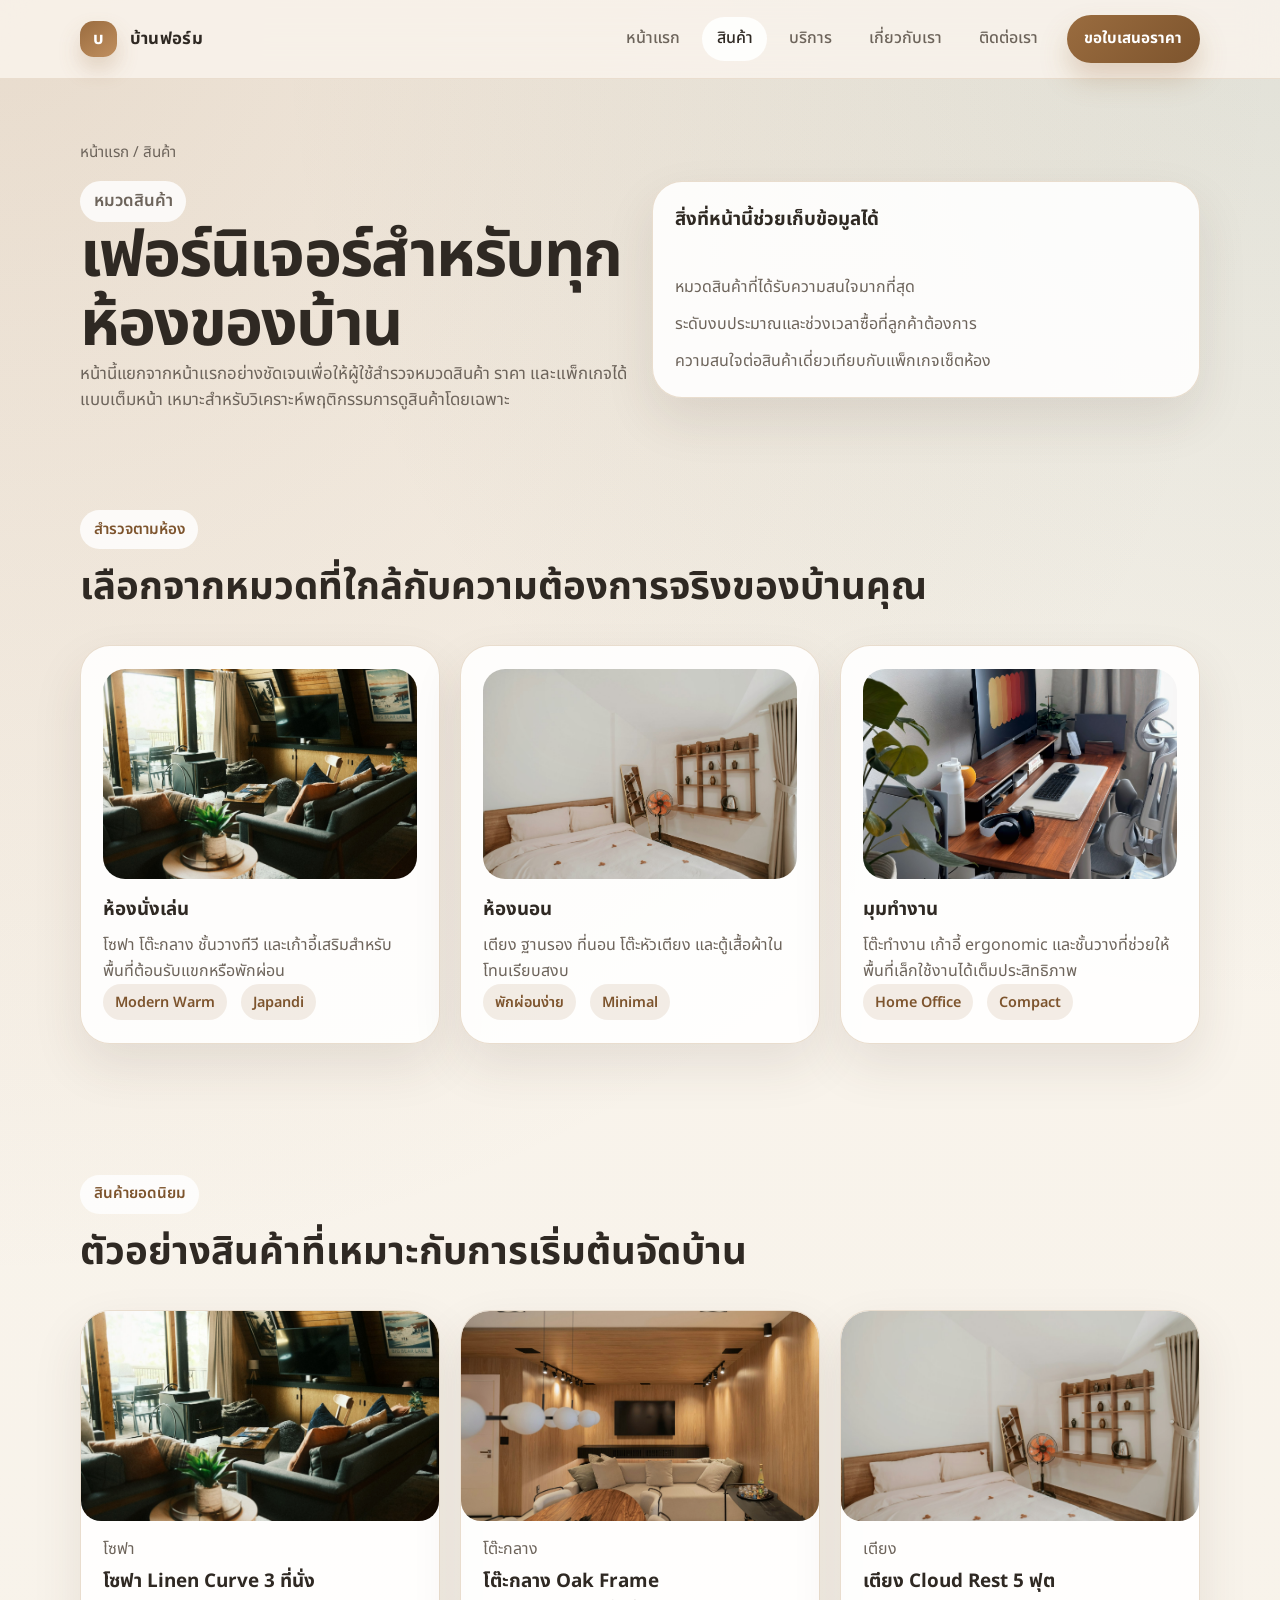
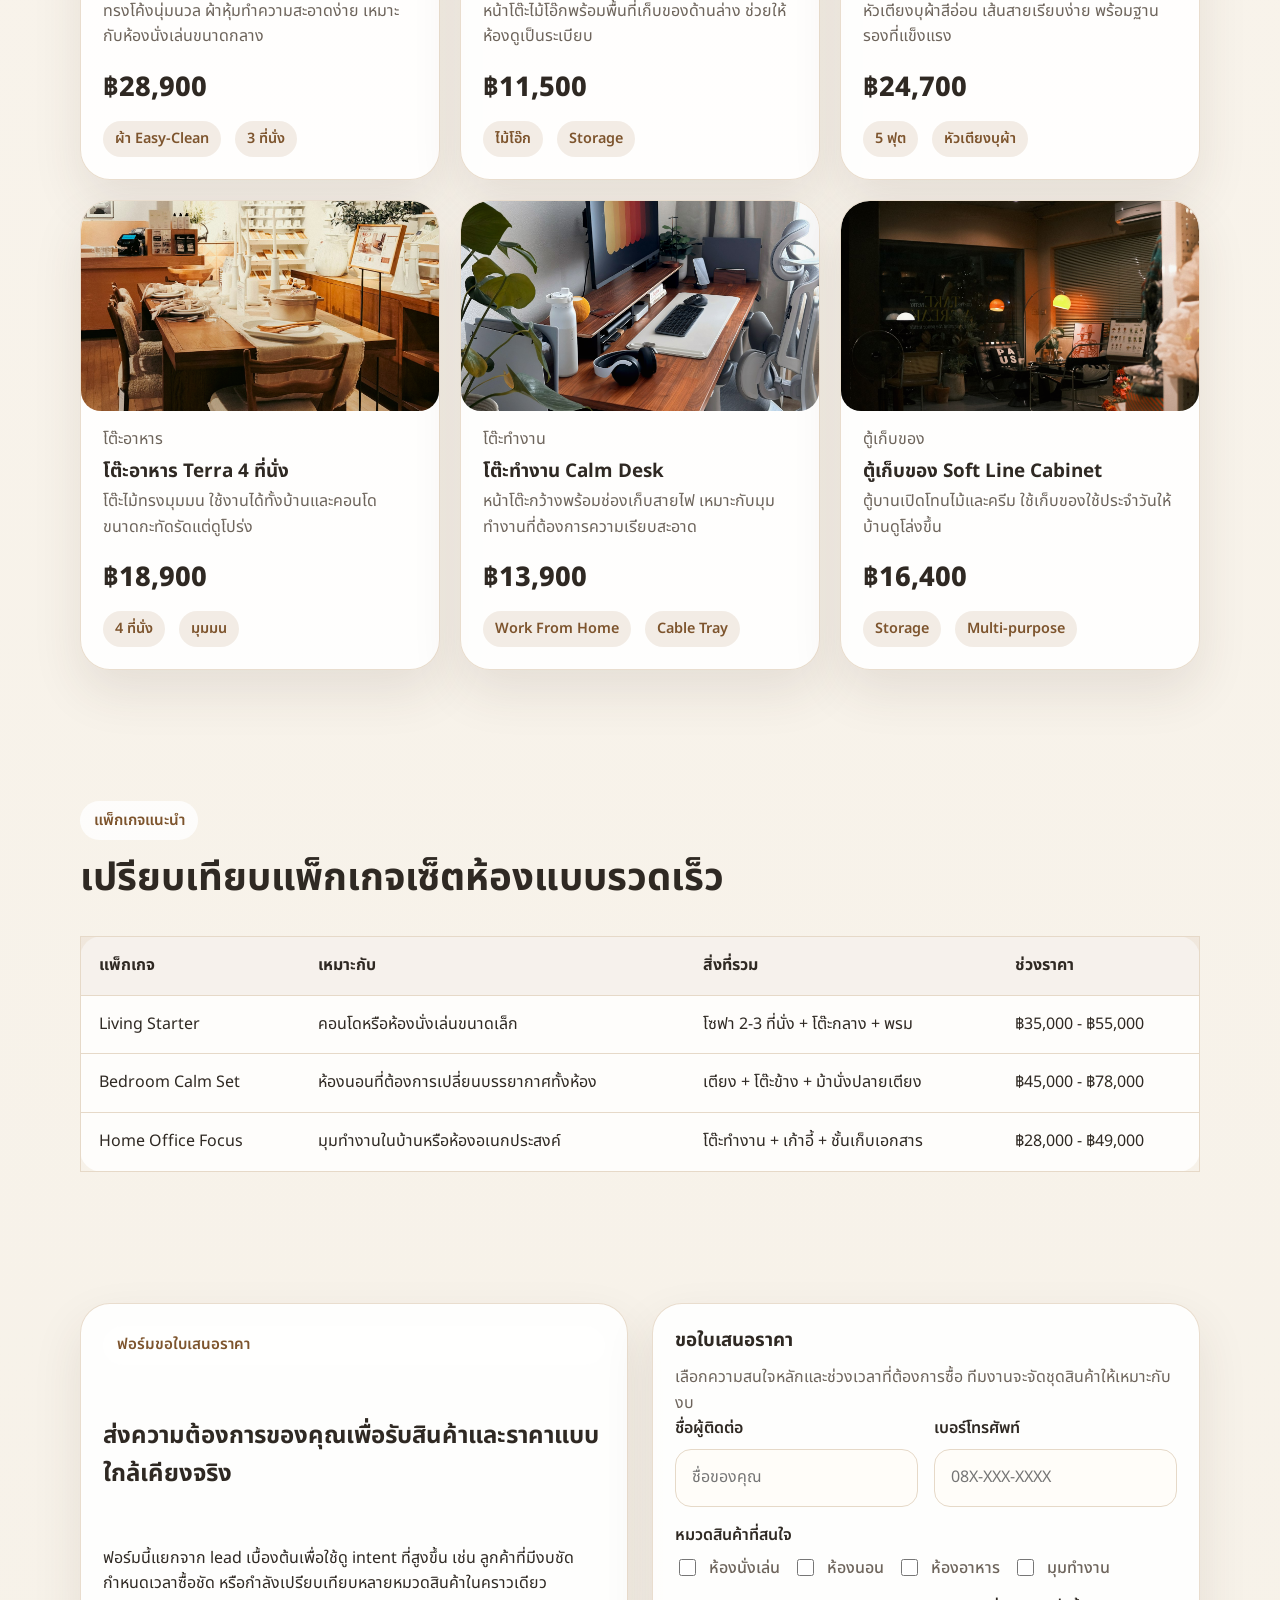
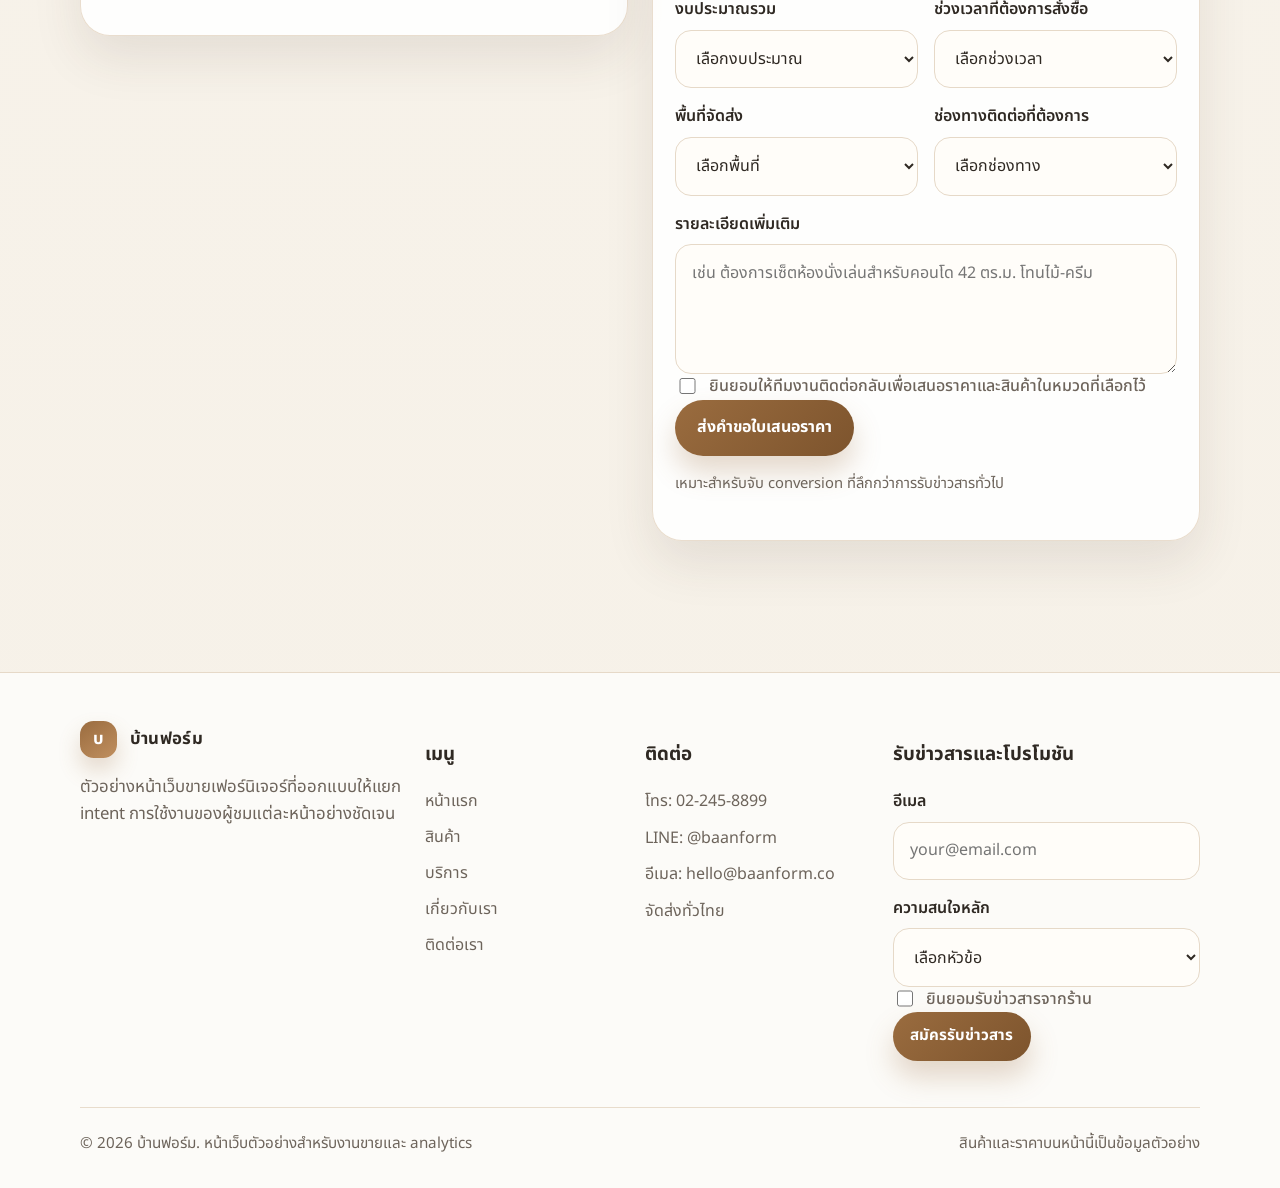
<file: products.html>
<!DOCTYPE html>
<html lang="th">
  <head>
    <meta charset="UTF-8" />
    <meta name="viewport" content="width=device-width, initial-scale=1.0" />
    <title>สินค้า | บ้านฟอร์ม</title>
    <meta name="description" content="หน้าสินค้าเฟอร์นิเจอร์บ้านพร้อมหมวดหมู่ แพ็กเกจ และฟอร์มขอใบเสนอราคา" />
    <link rel="preconnect" href="https://fonts.googleapis.com" />
    <link rel="preconnect" href="https://fonts.gstatic.com" crossorigin />
    <link
      href="https://fonts.googleapis.com/css2?family=Noto+Sans+Thai:wght@400;500;600;700;800&display=swap"
      rel="stylesheet"
    />
    <link rel="stylesheet" href="assets/css/styles.css" />
  </head>
  <body data-page="products">
    <header class="site-header">
      <div class="container nav-wrap">
        <a class="brand" href="index.html">
          <span class="brand-mark">บ</span>
          <span>บ้านฟอร์ม</span>
        </a>
        <button class="menu-toggle" type="button" aria-expanded="false" aria-controls="site-nav" aria-label="เปิดเมนู">
          เมนู
        </button>
        <nav class="site-nav" id="site-nav" aria-label="เมนูหลัก">
          <a class="nav-link" href="index.html">หน้าแรก</a>
          <a class="nav-link" href="products.html">สินค้า</a>
          <a class="nav-link" href="services.html">บริการ</a>
          <a class="nav-link" href="about.html">เกี่ยวกับเรา</a>
          <a class="nav-link" href="contact.html">ติดต่อเรา</a>
          <a class="btn btn-primary btn-sm nav-cta" href="contact.html" data-track-click="ขอใบเสนอราคาสินค้า" data-track-area="header">
            ขอใบเสนอราคา
          </a>
        </nav>
      </div>
    </header>

    <main>
      <section class="page-hero">
        <div class="container">
          <span class="breadcrumbs">หน้าแรก / สินค้า</span>
          <div class="split-layout">
            <div>
              <p class="eyebrow">หมวดสินค้า</p>
              <h1>เฟอร์นิเจอร์สำหรับทุกห้องของบ้าน</h1>
              <p class="section-copy">
                หน้านี้แยกจากหน้าแรกอย่างชัดเจนเพื่อให้ผู้ใช้สำรวจหมวดสินค้า ราคา และแพ็กเกจได้แบบเต็มหน้า
                เหมาะสำหรับวิเคราะห์พฤติกรรมการดูสินค้าโดยเฉพาะ
              </p>
            </div>
            <div class="banner-panel">
              <h3>สิ่งที่หน้านี้ช่วยเก็บข้อมูลได้</h3>
              <ul class="feature-list">
                <li>หมวดสินค้าที่ได้รับความสนใจมากที่สุด</li>
                <li>ระดับงบประมาณและช่วงเวลาซื้อที่ลูกค้าต้องการ</li>
                <li>ความสนใจต่อสินค้าเดี่ยวเทียบกับแพ็กเกจเซ็ตห้อง</li>
              </ul>
            </div>
          </div>
        </div>
      </section>

      <section class="section-soft">
        <div class="container">
          <div class="section-heading">
            <div>
              <p class="eyebrow">สำรวจตามห้อง</p>
              <h2>เลือกจากหมวดที่ใกล้กับความต้องการจริงของบ้านคุณ</h2>
            </div>
          </div>
          <div class="grid-3">
            <article class="card">
              <div class="product-art art-living" aria-hidden="true"></div>
              <h3>ห้องนั่งเล่น</h3>
              <p>โซฟา โต๊ะกลาง ชั้นวางทีวี และเก้าอี้เสริมสำหรับพื้นที่ต้อนรับแขกหรือพักผ่อน</p>
              <div class="pill-row">
                <span class="pill">Modern Warm</span>
                <span class="pill">Japandi</span>
              </div>
            </article>
            <article class="card">
              <div class="product-art art-bedroom" aria-hidden="true"></div>
              <h3>ห้องนอน</h3>
              <p>เตียง ฐานรอง ที่นอน โต๊ะหัวเตียง และตู้เสื้อผ้าในโทนเรียบสงบ</p>
              <div class="pill-row">
                <span class="pill">พักผ่อนง่าย</span>
                <span class="pill">Minimal</span>
              </div>
            </article>
            <article class="card">
              <div class="product-art art-office" aria-hidden="true"></div>
              <h3>มุมทำงาน</h3>
              <p>โต๊ะทำงาน เก้าอี้ ergonomic และชั้นวางที่ช่วยให้พื้นที่เล็กใช้งานได้เต็มประสิทธิภาพ</p>
              <div class="pill-row">
                <span class="pill">Home Office</span>
                <span class="pill">Compact</span>
              </div>
            </article>
          </div>
        </div>
      </section>

      <section class="section">
        <div class="container">
          <div class="section-heading">
            <div>
              <p class="eyebrow">สินค้ายอดนิยม</p>
              <h2>ตัวอย่างสินค้าที่เหมาะกับการเริ่มต้นจัดบ้าน</h2>
            </div>
          </div>
          <div class="product-grid">
            <article class="card product-card">
              <div class="product-art art-living" aria-hidden="true"></div>
              <span class="muted">โซฟา</span>
              <strong>โซฟา Linen Curve 3 ที่นั่ง</strong>
              <p>ทรงโค้งนุ่มนวล ผ้าหุ้มทำความสะอาดง่าย เหมาะกับห้องนั่งเล่นขนาดกลาง</p>
              <div class="price">฿28,900</div>
              <div class="pill-row">
                <span class="pill">ผ้า Easy-Clean</span>
                <span class="pill">3 ที่นั่ง</span>
              </div>
            </article>
            <article class="card product-card">
              <div class="product-art art-living-alt" aria-hidden="true"></div>
              <span class="muted">โต๊ะกลาง</span>
              <strong>โต๊ะกลาง Oak Frame</strong>
              <p>หน้าโต๊ะไม้โอ๊กพร้อมพื้นที่เก็บของด้านล่าง ช่วยให้ห้องดูเป็นระเบียบ</p>
              <div class="price">฿11,500</div>
              <div class="pill-row">
                <span class="pill">ไม้โอ๊ก</span>
                <span class="pill">Storage</span>
              </div>
            </article>
            <article class="card product-card">
              <div class="product-art art-bedroom" aria-hidden="true"></div>
              <span class="muted">เตียง</span>
              <strong>เตียง Cloud Rest 5 ฟุต</strong>
              <p>หัวเตียงบุผ้าสีอ่อน เส้นสายเรียบง่าย พร้อมฐานรองที่แข็งแรง</p>
              <div class="price">฿24,700</div>
              <div class="pill-row">
                <span class="pill">5 ฟุต</span>
                <span class="pill">หัวเตียงบุผ้า</span>
              </div>
            </article>
            <article class="card product-card">
              <div class="product-art art-dining" aria-hidden="true"></div>
              <span class="muted">โต๊ะอาหาร</span>
              <strong>โต๊ะอาหาร Terra 4 ที่นั่ง</strong>
              <p>โต๊ะไม้ทรงมุมมน ใช้งานได้ทั้งบ้านและคอนโด ขนาดกะทัดรัดแต่ดูโปร่ง</p>
              <div class="price">฿18,900</div>
              <div class="pill-row">
                <span class="pill">4 ที่นั่ง</span>
                <span class="pill">มุมมน</span>
              </div>
            </article>
            <article class="card product-card">
              <div class="product-art art-office" aria-hidden="true"></div>
              <span class="muted">โต๊ะทำงาน</span>
              <strong>โต๊ะทำงาน Calm Desk</strong>
              <p>หน้าโต๊ะกว้างพร้อมช่องเก็บสายไฟ เหมาะกับมุมทำงานที่ต้องการความเรียบสะอาด</p>
              <div class="price">฿13,900</div>
              <div class="pill-row">
                <span class="pill">Work From Home</span>
                <span class="pill">Cable Tray</span>
              </div>
            </article>
            <article class="card product-card">
              <div class="product-art art-showroom" aria-hidden="true"></div>
              <span class="muted">ตู้เก็บของ</span>
              <strong>ตู้เก็บของ Soft Line Cabinet</strong>
              <p>ตู้บานเปิดโทนไม้และครีม ใช้เก็บของใช้ประจำวันให้บ้านดูโล่งขึ้น</p>
              <div class="price">฿16,400</div>
              <div class="pill-row">
                <span class="pill">Storage</span>
                <span class="pill">Multi-purpose</span>
              </div>
            </article>
          </div>
        </div>
      </section>

      <section class="section-soft">
        <div class="container">
          <div class="section-heading">
            <div>
              <p class="eyebrow">แพ็กเกจแนะนำ</p>
              <h2>เปรียบเทียบแพ็กเกจเซ็ตห้องแบบรวดเร็ว</h2>
            </div>
          </div>
          <div class="table-wrap">
            <table>
              <thead>
                <tr>
                  <th>แพ็กเกจ</th>
                  <th>เหมาะกับ</th>
                  <th>สิ่งที่รวม</th>
                  <th>ช่วงราคา</th>
                </tr>
              </thead>
              <tbody>
                <tr>
                  <td>Living Starter</td>
                  <td>คอนโดหรือห้องนั่งเล่นขนาดเล็ก</td>
                  <td>โซฟา 2-3 ที่นั่ง + โต๊ะกลาง + พรม</td>
                  <td>฿35,000 - ฿55,000</td>
                </tr>
                <tr>
                  <td>Bedroom Calm Set</td>
                  <td>ห้องนอนที่ต้องการเปลี่ยนบรรยากาศทั้งห้อง</td>
                  <td>เตียง + โต๊ะข้าง + ม้านั่งปลายเตียง</td>
                  <td>฿45,000 - ฿78,000</td>
                </tr>
                <tr>
                  <td>Home Office Focus</td>
                  <td>มุมทำงานในบ้านหรือห้องอเนกประสงค์</td>
                  <td>โต๊ะทำงาน + เก้าอี้ + ชั้นเก็บเอกสาร</td>
                  <td>฿28,000 - ฿49,000</td>
                </tr>
              </tbody>
            </table>
          </div>
        </div>
      </section>

      <section class="section">
        <div class="container lead-layout">
          <div class="info-panel">
            <div class="banner-panel">
              <p class="eyebrow">ฟอร์มขอใบเสนอราคา</p>
              <h2>ส่งความต้องการของคุณเพื่อรับสินค้าและราคาแบบใกล้เคียงจริง</h2>
              <p>
                ฟอร์มนี้แยกจาก lead เบื้องต้นเพื่อใช้ดู intent ที่สูงขึ้น เช่น ลูกค้าที่มีงบชัด กำหนดเวลาซื้อชัด
                หรือกำลังเปรียบเทียบหลายหมวดสินค้าในคราวเดียว
              </p>
            </div>
          </div>
          <form class="data-form" data-form-name="product_quote">
            <h3>ขอใบเสนอราคา</h3>
            <p>เลือกความสนใจหลักและช่วงเวลาที่ต้องการซื้อ ทีมงานจะจัดชุดสินค้าให้เหมาะกับงบ</p>
            <div class="form-grid">
              <div class="field">
                <label for="quote-name">ชื่อผู้ติดต่อ</label>
                <input id="quote-name" name="name" type="text" placeholder="ชื่อของคุณ" autocomplete="name" required />
              </div>
              <div class="field">
                <label for="quote-phone">เบอร์โทรศัพท์</label>
                <input id="quote-phone" name="phone" type="tel" placeholder="08X-XXX-XXXX" autocomplete="tel" required />
              </div>
              <div class="field full">
                <label>หมวดสินค้าที่สนใจ</label>
                <div class="checkbox-row">
                  <label><input type="checkbox" name="interest_room" value="living_room" data-analytics-key="interest_room" /> ห้องนั่งเล่น</label>
                  <label><input type="checkbox" name="interest_room" value="bedroom" data-analytics-key="interest_room" /> ห้องนอน</label>
                  <label><input type="checkbox" name="interest_room" value="dining_room" data-analytics-key="interest_room" /> ห้องอาหาร</label>
                  <label><input type="checkbox" name="interest_room" value="home_office" data-analytics-key="interest_room" /> มุมทำงาน</label>
                </div>
              </div>
              <div class="field">
                <label for="quote-budget">งบประมาณรวม</label>
                <select id="quote-budget" name="budget" data-analytics-key="budget_range" required>
                  <option value="">เลือกงบประมาณ</option>
                  <option value="under_50000">ต่ำกว่า 50,000 บาท</option>
                  <option value="50000_120000">50,000 - 120,000 บาท</option>
                  <option value="120000_250000">120,000 - 250,000 บาท</option>
                  <option value="above_250000">มากกว่า 250,000 บาท</option>
                </select>
              </div>
              <div class="field">
                <label for="quote-timeline">ช่วงเวลาที่ต้องการสั่งซื้อ</label>
                <select id="quote-timeline" name="timeline" data-analytics-key="timeline" required>
                  <option value="">เลือกช่วงเวลา</option>
                  <option value="within_7_days">ภายใน 7 วัน</option>
                  <option value="within_30_days">ภายใน 30 วัน</option>
                  <option value="within_60_days">ภายใน 60 วัน</option>
                  <option value="exploring">กำลังดูตัวเลือกก่อน</option>
                </select>
              </div>
              <div class="field">
                <label for="quote-area">พื้นที่จัดส่ง</label>
                <select id="quote-area" name="delivery_area" data-analytics-key="delivery_area">
                  <option value="">เลือกพื้นที่</option>
                  <option value="bangkok">กรุงเทพฯ</option>
                  <option value="metro">ปริมณฑล</option>
                  <option value="central">ภาคกลาง</option>
                  <option value="other_province">ต่างจังหวัด</option>
                </select>
              </div>
              <div class="field">
                <label for="quote-contact">ช่องทางติดต่อที่ต้องการ</label>
                <select id="quote-contact" name="contact_method" data-analytics-key="contact_preference">
                  <option value="">เลือกช่องทาง</option>
                  <option value="phone">โทรศัพท์</option>
                  <option value="line">LINE</option>
                  <option value="email">อีเมล</option>
                </select>
              </div>
              <div class="field full">
                <label for="quote-note">รายละเอียดเพิ่มเติม</label>
                <textarea id="quote-note" name="note" placeholder="เช่น ต้องการเซ็ตห้องนั่งเล่นสำหรับคอนโด 42 ตร.ม. โทนไม้-ครีม"></textarea>
              </div>
            </div>
            <label class="check-line">
              <input type="checkbox" name="consent" required />
              ยินยอมให้ทีมงานติดต่อกลับเพื่อเสนอราคาและสินค้าในหมวดที่เลือกไว้
            </label>
            <div class="form-actions">
              <button class="btn btn-primary" type="submit">ส่งคำขอใบเสนอราคา</button>
              <p class="form-note">เหมาะสำหรับจับ conversion ที่ลึกกว่าการรับข่าวสารทั่วไป</p>
            </div>
            <div class="form-status" aria-live="polite"></div>
          </form>
        </div>
      </section>
    </main>

    <footer class="site-footer">
      <div class="container">
        <div class="footer-grid">
          <div>
            <a class="brand" href="index.html">
              <span class="brand-mark">บ</span>
              <span>บ้านฟอร์ม</span>
            </a>
            <p class="section-copy" style="margin-top: 1rem">
              ตัวอย่างหน้าเว็บขายเฟอร์นิเจอร์ที่ออกแบบให้แยก intent การใช้งานของผู้ชมแต่ละหน้าอย่างชัดเจน
            </p>
          </div>
          <div>
            <h3>เมนู</h3>
            <div class="footer-links">
              <a href="index.html">หน้าแรก</a>
              <a href="products.html">สินค้า</a>
              <a href="services.html">บริการ</a>
              <a href="about.html">เกี่ยวกับเรา</a>
              <a href="contact.html">ติดต่อเรา</a>
            </div>
          </div>
          <div>
            <h3>ติดต่อ</h3>
            <ul class="contact-list">
              <li>โทร: 02-245-8899</li>
              <li>LINE: @baanform</li>
              <li>อีเมล: hello@baanform.co</li>
              <li>จัดส่งทั่วไทย</li>
            </ul>
          </div>
          <div>
            <h3>รับข่าวสารและโปรโมชัน</h3>
            <form class="data-form compact-form" data-form-name="footer_newsletter">
              <div class="form-grid">
                <div class="field">
                  <label for="footer-email-products">อีเมล</label>
                  <input id="footer-email-products" name="email" type="email" placeholder="your@email.com" autocomplete="email" required />
                </div>
                <div class="field">
                  <label for="footer-interest-products">ความสนใจหลัก</label>
                  <select id="footer-interest-products" name="interest" data-analytics-key="interest">
                    <option value="">เลือกหัวข้อ</option>
                    <option value="new_collection">คอลเลกชันใหม่</option>
                    <option value="promotion">โปรโมชัน</option>
                    <option value="home_styling">ไอเดียแต่งบ้าน</option>
                  </select>
                </div>
              </div>
              <label class="check-line">
                <input type="checkbox" name="consent" required />
                ยินยอมรับข่าวสารจากร้าน
              </label>
              <button class="btn btn-primary btn-sm" type="submit">สมัครรับข่าวสาร</button>
              <div class="form-status" aria-live="polite"></div>
            </form>
          </div>
        </div>
        <div class="footer-bottom">
          <span>© 2026 บ้านฟอร์ม. หน้าเว็บตัวอย่างสำหรับงานขายและ analytics</span>
          <span>สินค้าและราคาบนหน้านี้เป็นข้อมูลตัวอย่าง</span>
        </div>
      </div>
    </footer>

    <script src="assets/js/main.js"></script>
  </body>
</html>
</file>
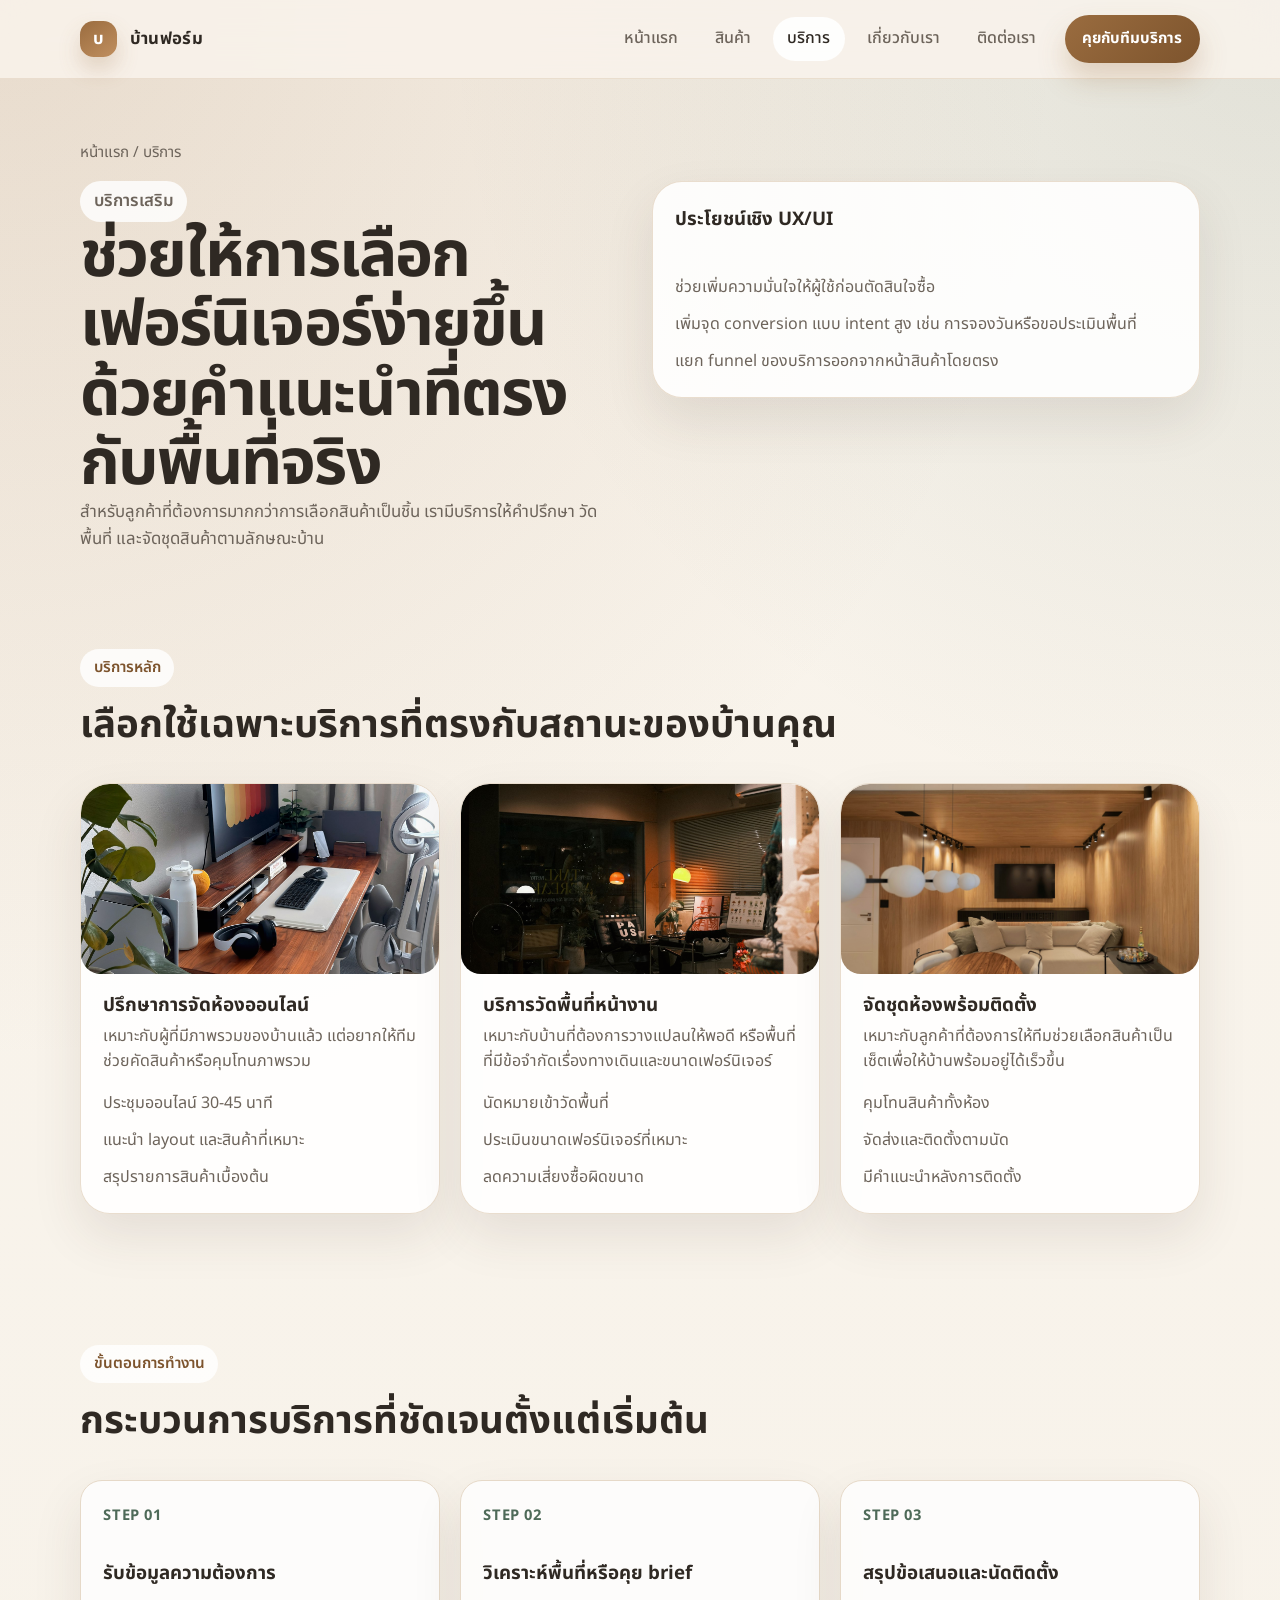
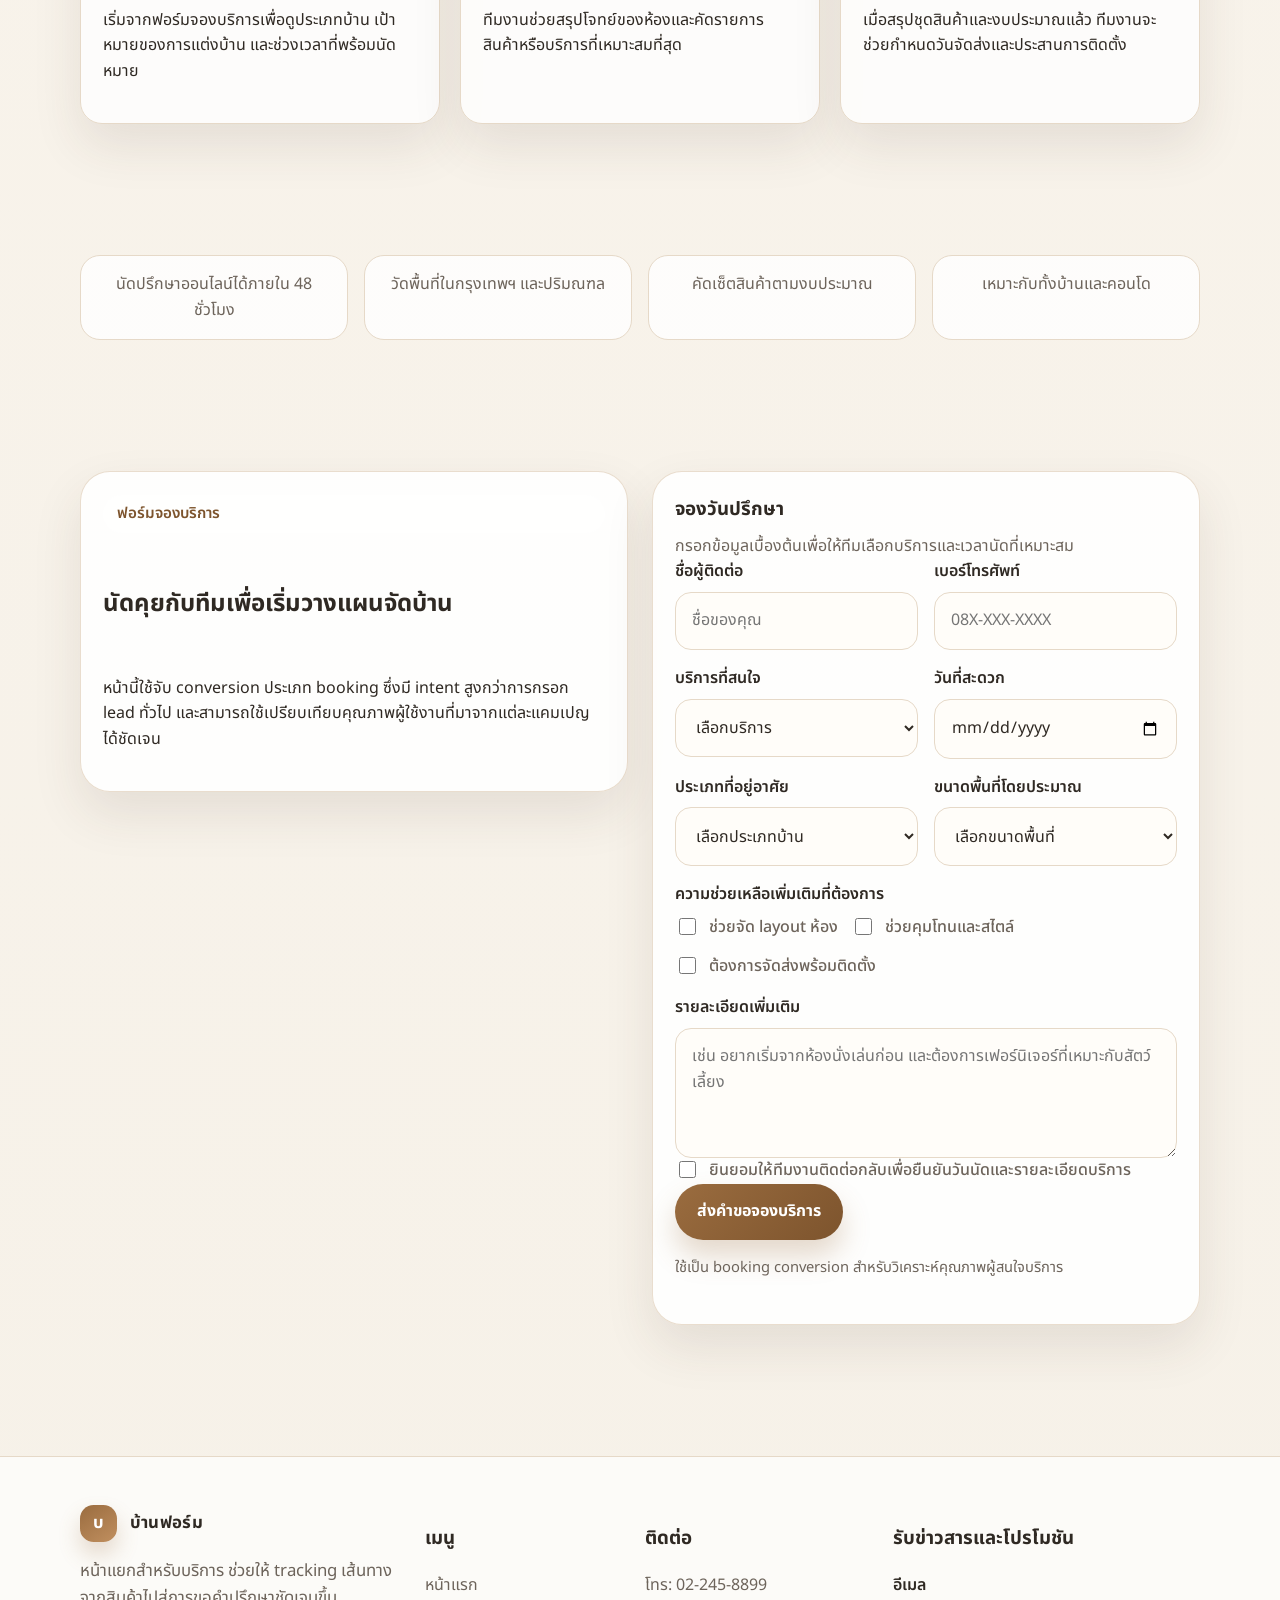
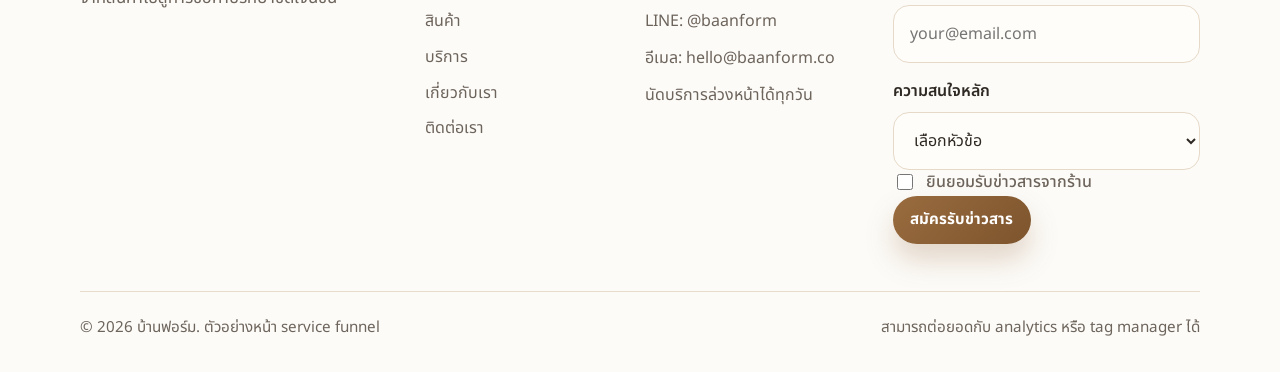
<file: services.html>
<!DOCTYPE html>
<html lang="th">
  <head>
    <meta charset="UTF-8" />
    <meta name="viewport" content="width=device-width, initial-scale=1.0" />
    <title>บริการ | บ้านฟอร์ม</title>
    <meta name="description" content="หน้าบริการให้คำปรึกษา วัดพื้นที่ และจัดเซ็ตเฟอร์นิเจอร์ พร้อมฟอร์มจองนัด" />
    <link rel="preconnect" href="https://fonts.googleapis.com" />
    <link rel="preconnect" href="https://fonts.gstatic.com" crossorigin />
    <link
      href="https://fonts.googleapis.com/css2?family=Noto+Sans+Thai:wght@400;500;600;700;800&display=swap"
      rel="stylesheet"
    />
    <link rel="stylesheet" href="assets/css/styles.css" />
  </head>
  <body data-page="services">
    <header class="site-header">
      <div class="container nav-wrap">
        <a class="brand" href="index.html">
          <span class="brand-mark">บ</span>
          <span>บ้านฟอร์ม</span>
        </a>
        <button class="menu-toggle" type="button" aria-expanded="false" aria-controls="site-nav" aria-label="เปิดเมนู">
          เมนู
        </button>
        <nav class="site-nav" id="site-nav" aria-label="เมนูหลัก">
          <a class="nav-link" href="index.html">หน้าแรก</a>
          <a class="nav-link" href="products.html">สินค้า</a>
          <a class="nav-link" href="services.html">บริการ</a>
          <a class="nav-link" href="about.html">เกี่ยวกับเรา</a>
          <a class="nav-link" href="contact.html">ติดต่อเรา</a>
          <a class="btn btn-primary btn-sm nav-cta" href="contact.html" data-track-click="ติดต่อทีมบริการ" data-track-area="header">
            คุยกับทีมบริการ
          </a>
        </nav>
      </div>
    </header>

    <main>
      <section class="page-hero">
        <div class="container">
          <span class="breadcrumbs">หน้าแรก / บริการ</span>
          <div class="split-layout">
            <div>
              <p class="eyebrow">บริการเสริม</p>
              <h1>ช่วยให้การเลือกเฟอร์นิเจอร์ง่ายขึ้น ด้วยคำแนะนำที่ตรงกับพื้นที่จริง</h1>
              <p class="section-copy">
                สำหรับลูกค้าที่ต้องการมากกว่าการเลือกสินค้าเป็นชิ้น เรามีบริการให้คำปรึกษา วัดพื้นที่ และจัดชุดสินค้าตามลักษณะบ้าน
              </p>
            </div>
            <div class="banner-panel">
              <h3>ประโยชน์เชิง UX/UI</h3>
              <ul class="feature-list">
                <li>ช่วยเพิ่มความมั่นใจให้ผู้ใช้ก่อนตัดสินใจซื้อ</li>
                <li>เพิ่มจุด conversion แบบ intent สูง เช่น การจองวันหรือขอประเมินพื้นที่</li>
                <li>แยก funnel ของบริการออกจากหน้าสินค้าโดยตรง</li>
              </ul>
            </div>
          </div>
        </div>
      </section>

      <section class="section-soft">
        <div class="container">
          <div class="section-heading">
            <div>
              <p class="eyebrow">บริการหลัก</p>
              <h2>เลือกใช้เฉพาะบริการที่ตรงกับสถานะของบ้านคุณ</h2>
            </div>
          </div>
          <div class="service-grid">
            <article class="card service-card">
              <div class="service-art art-office" aria-hidden="true"></div>
              <strong>ปรึกษาการจัดห้องออนไลน์</strong>
              <p>เหมาะกับผู้ที่มีภาพรวมของบ้านแล้ว แต่อยากให้ทีมช่วยคัดสินค้าหรือคุมโทนภาพรวม</p>
              <ul class="card-list">
                <li>ประชุมออนไลน์ 30-45 นาที</li>
                <li>แนะนำ layout และสินค้าที่เหมาะ</li>
                <li>สรุปรายการสินค้าเบื้องต้น</li>
              </ul>
            </article>
            <article class="card service-card">
              <div class="service-art art-showroom" aria-hidden="true"></div>
              <strong>บริการวัดพื้นที่หน้างาน</strong>
              <p>เหมาะกับบ้านที่ต้องการวางแปลนให้พอดี หรือพื้นที่ที่มีข้อจำกัดเรื่องทางเดินและขนาดเฟอร์นิเจอร์</p>
              <ul class="card-list">
                <li>นัดหมายเข้าวัดพื้นที่</li>
                <li>ประเมินขนาดเฟอร์นิเจอร์ที่เหมาะ</li>
                <li>ลดความเสี่ยงซื้อผิดขนาด</li>
              </ul>
            </article>
            <article class="card service-card">
              <div class="service-art art-hero-living" aria-hidden="true"></div>
              <strong>จัดชุดห้องพร้อมติดตั้ง</strong>
              <p>เหมาะกับลูกค้าที่ต้องการให้ทีมช่วยเลือกสินค้าเป็นเซ็ตเพื่อให้บ้านพร้อมอยู่ได้เร็วขึ้น</p>
              <ul class="card-list">
                <li>คุมโทนสินค้าทั้งห้อง</li>
                <li>จัดส่งและติดตั้งตามนัด</li>
                <li>มีคำแนะนำหลังการติดตั้ง</li>
              </ul>
            </article>
          </div>
        </div>
      </section>

      <section class="section">
        <div class="container">
          <div class="section-heading">
            <div>
              <p class="eyebrow">ขั้นตอนการทำงาน</p>
              <h2>กระบวนการบริการที่ชัดเจนตั้งแต่เริ่มต้น</h2>
            </div>
          </div>
          <div class="timeline">
            <article class="timeline-item">
              <span class="timeline-step">Step 01</span>
              <h3>รับข้อมูลความต้องการ</h3>
              <p>เริ่มจากฟอร์มจองบริการเพื่อดูประเภทบ้าน เป้าหมายของการแต่งบ้าน และช่วงเวลาที่พร้อมนัดหมาย</p>
            </article>
            <article class="timeline-item">
              <span class="timeline-step">Step 02</span>
              <h3>วิเคราะห์พื้นที่หรือคุย brief</h3>
              <p>ทีมงานช่วยสรุปโจทย์ของห้องและคัดรายการสินค้าหรือบริการที่เหมาะสมที่สุด</p>
            </article>
            <article class="timeline-item">
              <span class="timeline-step">Step 03</span>
              <h3>สรุปข้อเสนอและนัดติดตั้ง</h3>
              <p>เมื่อสรุปชุดสินค้าและงบประมาณแล้ว ทีมงานจะช่วยกำหนดวันจัดส่งและประสานการติดตั้ง</p>
            </article>
          </div>
        </div>
      </section>

      <section class="section-soft">
        <div class="container">
          <div class="highlight-strip">
            <div class="highlight-pill">นัดปรึกษาออนไลน์ได้ภายใน 48 ชั่วโมง</div>
            <div class="highlight-pill">วัดพื้นที่ในกรุงเทพฯ และปริมณฑล</div>
            <div class="highlight-pill">คัดเซ็ตสินค้าตามงบประมาณ</div>
            <div class="highlight-pill">เหมาะกับทั้งบ้านและคอนโด</div>
          </div>
        </div>
      </section>

      <section class="section">
        <div class="container lead-layout">
          <div class="info-panel">
            <div class="banner-panel">
              <p class="eyebrow">ฟอร์มจองบริการ</p>
              <h2>นัดคุยกับทีมเพื่อเริ่มวางแผนจัดบ้าน</h2>
              <p>
                หน้านี้ใช้จับ conversion ประเภท booking ซึ่งมี intent สูงกว่าการกรอก lead ทั่วไป
                และสามารถใช้เปรียบเทียบคุณภาพผู้ใช้งานที่มาจากแต่ละแคมเปญได้ชัดเจน
              </p>
            </div>
          </div>
          <form class="data-form" data-form-name="service_booking">
            <h3>จองวันปรึกษา</h3>
            <p>กรอกข้อมูลเบื้องต้นเพื่อให้ทีมเลือกบริการและเวลานัดที่เหมาะสม</p>
            <div class="form-grid">
              <div class="field">
                <label for="service-name">ชื่อผู้ติดต่อ</label>
                <input id="service-name" name="name" type="text" placeholder="ชื่อของคุณ" autocomplete="name" required />
              </div>
              <div class="field">
                <label for="service-phone">เบอร์โทรศัพท์</label>
                <input id="service-phone" name="phone" type="tel" placeholder="08X-XXX-XXXX" autocomplete="tel" required />
              </div>
              <div class="field">
                <label for="service-type">บริการที่สนใจ</label>
                <select id="service-type" name="service_type" data-analytics-key="service_type" required>
                  <option value="">เลือกบริการ</option>
                  <option value="online_consult">ปรึกษาออนไลน์</option>
                  <option value="site_measurement">วัดพื้นที่หน้างาน</option>
                  <option value="full_room_setup">จัดชุดห้องพร้อมติดตั้ง</option>
                </select>
              </div>
              <div class="field">
                <label for="service-date">วันที่สะดวก</label>
                <input id="service-date" name="preferred_date" type="date" required />
              </div>
              <div class="field">
                <label for="service-home-type">ประเภทที่อยู่อาศัย</label>
                <select id="service-home-type" name="home_type" data-analytics-key="home_type">
                  <option value="">เลือกประเภทบ้าน</option>
                  <option value="condo">คอนโด</option>
                  <option value="townhome">ทาวน์โฮม</option>
                  <option value="single_house">บ้านเดี่ยว</option>
                  <option value="office_home">โฮมออฟฟิศ</option>
                </select>
              </div>
              <div class="field">
                <label for="service-size">ขนาดพื้นที่โดยประมาณ</label>
                <select id="service-size" name="space_size" data-analytics-key="space_size">
                  <option value="">เลือกขนาดพื้นที่</option>
                  <option value="under_35sqm">ต่ำกว่า 35 ตร.ม.</option>
                  <option value="35_70sqm">35 - 70 ตร.ม.</option>
                  <option value="70_120sqm">70 - 120 ตร.ม.</option>
                  <option value="above_120sqm">มากกว่า 120 ตร.ม.</option>
                </select>
              </div>
              <div class="field full">
                <label>ความช่วยเหลือเพิ่มเติมที่ต้องการ</label>
                <div class="checkbox-row">
                  <label><input type="checkbox" name="service_extra" value="layout_help" data-analytics-key="service_extra" /> ช่วยจัด layout ห้อง</label>
                  <label><input type="checkbox" name="service_extra" value="style_selection" data-analytics-key="service_extra" /> ช่วยคุมโทนและสไตล์</label>
                  <label><input type="checkbox" name="service_extra" value="delivery_setup" data-analytics-key="service_extra" /> ต้องการจัดส่งพร้อมติดตั้ง</label>
                </div>
              </div>
              <div class="field full">
                <label for="service-note">รายละเอียดเพิ่มเติม</label>
                <textarea id="service-note" name="note" placeholder="เช่น อยากเริ่มจากห้องนั่งเล่นก่อน และต้องการเฟอร์นิเจอร์ที่เหมาะกับสัตว์เลี้ยง"></textarea>
              </div>
            </div>
            <label class="check-line">
              <input type="checkbox" name="consent" required />
              ยินยอมให้ทีมงานติดต่อกลับเพื่อยืนยันวันนัดและรายละเอียดบริการ
            </label>
            <div class="form-actions">
              <button class="btn btn-primary" type="submit">ส่งคำขอจองบริการ</button>
              <p class="form-note">ใช้เป็น booking conversion สำหรับวิเคราะห์คุณภาพผู้สนใจบริการ</p>
            </div>
            <div class="form-status" aria-live="polite"></div>
          </form>
        </div>
      </section>
    </main>

    <footer class="site-footer">
      <div class="container">
        <div class="footer-grid">
          <div>
            <a class="brand" href="index.html">
              <span class="brand-mark">บ</span>
              <span>บ้านฟอร์ม</span>
            </a>
            <p class="section-copy" style="margin-top: 1rem">
              หน้าแยกสำหรับบริการ ช่วยให้ tracking เส้นทางจากสินค้าไปสู่การขอคำปรึกษาชัดเจนขึ้น
            </p>
          </div>
          <div>
            <h3>เมนู</h3>
            <div class="footer-links">
              <a href="index.html">หน้าแรก</a>
              <a href="products.html">สินค้า</a>
              <a href="services.html">บริการ</a>
              <a href="about.html">เกี่ยวกับเรา</a>
              <a href="contact.html">ติดต่อเรา</a>
            </div>
          </div>
          <div>
            <h3>ติดต่อ</h3>
            <ul class="contact-list">
              <li>โทร: 02-245-8899</li>
              <li>LINE: @baanform</li>
              <li>อีเมล: hello@baanform.co</li>
              <li>นัดบริการล่วงหน้าได้ทุกวัน</li>
            </ul>
          </div>
          <div>
            <h3>รับข่าวสารและโปรโมชัน</h3>
            <form class="data-form compact-form" data-form-name="footer_newsletter">
              <div class="form-grid">
                <div class="field">
                  <label for="footer-email-services">อีเมล</label>
                  <input id="footer-email-services" name="email" type="email" placeholder="your@email.com" autocomplete="email" required />
                </div>
                <div class="field">
                  <label for="footer-interest-services">ความสนใจหลัก</label>
                  <select id="footer-interest-services" name="interest" data-analytics-key="interest">
                    <option value="">เลือกหัวข้อ</option>
                    <option value="new_collection">คอลเลกชันใหม่</option>
                    <option value="promotion">โปรโมชัน</option>
                    <option value="home_styling">ไอเดียแต่งบ้าน</option>
                  </select>
                </div>
              </div>
              <label class="check-line">
                <input type="checkbox" name="consent" required />
                ยินยอมรับข่าวสารจากร้าน
              </label>
              <button class="btn btn-primary btn-sm" type="submit">สมัครรับข่าวสาร</button>
              <div class="form-status" aria-live="polite"></div>
            </form>
          </div>
        </div>
        <div class="footer-bottom">
          <span>© 2026 บ้านฟอร์ม. ตัวอย่างหน้า service funnel</span>
          <span>สามารถต่อยอดกับ analytics หรือ tag manager ได้</span>
        </div>
      </div>
    </footer>

    <script src="assets/js/main.js"></script>
  </body>
</html>
</file>
<file: assets/css/styles.css>
:root {
  --bg: #f6f1e8;
  --surface: #fffaf3;
  --panel: #ffffff;
  --text: #2f2923;
  --muted: #6d645b;
  --accent: #9a6c3f;
  --accent-strong: #7d542d;
  --accent-soft: rgba(154, 108, 63, 0.12);
  --secondary: #4e6a58;
  --secondary-soft: rgba(78, 106, 88, 0.12);
  --line: #e6d9c8;
  --shadow: 0 22px 50px rgba(70, 53, 35, 0.1);
  --radius-lg: 30px;
  --radius-md: 22px;
  --radius-sm: 16px;
  --max-width: 1120px;
}

* {
  box-sizing: border-box;
}

html {
  scroll-behavior: smooth;
}

body {
  margin: 0;
  font-family: "Noto Sans Thai", sans-serif;
  line-height: 1.6;
  color: var(--text);
  background:
    radial-gradient(circle at top left, rgba(154, 108, 63, 0.18), transparent 28%),
    radial-gradient(circle at top right, rgba(78, 106, 88, 0.14), transparent 22%),
    linear-gradient(180deg, #f9f4ec 0%, var(--bg) 100%);
}

a {
  color: inherit;
  text-decoration: none;
}

img {
  display: block;
  max-width: 100%;
}

button,
input,
textarea,
select {
  font: inherit;
}

button {
  cursor: pointer;
}

.container {
  width: min(var(--max-width), calc(100% - 2rem));
  margin: 0 auto;
}

.muted {
  color: var(--muted);
}

.site-header {
  position: sticky;
  top: 0;
  z-index: 1000;
  border-bottom: 1px solid rgba(230, 217, 200, 0.8);
  background: rgba(249, 244, 236, 0.84);
  backdrop-filter: blur(18px);
}

.nav-wrap {
  display: flex;
  align-items: center;
  justify-content: space-between;
  gap: 1rem;
  min-height: 78px;
}

.brand {
  display: inline-flex;
  align-items: center;
  gap: 0.8rem;
  font-weight: 700;
  font-size: 1.05rem;
  letter-spacing: 0.02em;
}

.brand-mark {
  display: inline-flex;
  align-items: center;
  justify-content: center;
  width: 2.3rem;
  height: 2.3rem;
  border-radius: 0.85rem;
  background: linear-gradient(145deg, var(--accent), #c08f5f);
  color: #fff;
  box-shadow: 0 12px 22px rgba(154, 108, 63, 0.24);
}

.site-nav {
  display: flex;
  align-items: center;
  gap: 0.5rem;
}

.nav-link {
  padding: 0.6rem 0.9rem;
  border-radius: 999px;
  color: var(--muted);
  font-weight: 500;
  transition: background-color 0.2s ease, color 0.2s ease, transform 0.2s ease;
}

.nav-link:hover,
.nav-link.active {
  color: var(--text);
  background: rgba(255, 255, 255, 0.86);
}

.nav-cta {
  margin-left: 0.4rem;
}

.menu-toggle {
  display: none;
  align-items: center;
  justify-content: center;
  min-width: 2.8rem;
  min-height: 2.8rem;
  border: 1px solid var(--line);
  border-radius: 999px;
  background: #fff;
  color: var(--text);
  box-shadow: var(--shadow);
}

.btn {
  display: inline-flex;
  align-items: center;
  justify-content: center;
  gap: 0.55rem;
  padding: 0.95rem 1.35rem;
  border: 0;
  border-radius: 999px;
  font-weight: 700;
  transition: transform 0.2s ease, box-shadow 0.2s ease, background-color 0.2s ease;
}

.btn:hover {
  transform: translateY(-1px);
}

.btn-primary {
  color: #fff;
  background: linear-gradient(135deg, var(--accent), var(--accent-strong));
  box-shadow: 0 16px 28px rgba(154, 108, 63, 0.26);
}

.btn-secondary {
  background: rgba(255, 255, 255, 0.92);
  color: var(--text);
  border: 1px solid var(--line);
}

.btn-sm {
  padding: 0.75rem 1.1rem;
  font-size: 0.95rem;
}

.eyebrow {
  display: inline-flex;
  align-items: center;
  gap: 0.5rem;
  margin: 0 0 1rem;
  padding: 0.45rem 0.85rem;
  border-radius: 999px;
  background: rgba(255, 255, 255, 0.82);
  color: var(--accent-strong);
  font-size: 0.95rem;
  font-weight: 600;
}

.hero {
  padding: 4.2rem 0 2.5rem;
}

.hero-grid,
.split-layout,
.lead-layout,
.contact-grid,
.story-layout {
  display: grid;
  grid-template-columns: repeat(2, minmax(0, 1fr));
  gap: 1.5rem;
  align-items: start;
}

.hero-copy h1,
.page-hero h1 {
  margin: 0;
  font-size: clamp(2.3rem, 5vw, 4.25rem);
  line-height: 1.08;
  letter-spacing: -0.03em;
}

.hero-copy p,
.page-hero p,
.section-copy {
  margin: 0;
  color: var(--muted);
  font-size: 1.05rem;
}

.hero-actions,
.inline-actions,
.pill-row,
.checkbox-row,
.radio-row,
.stat-list,
.contact-meta {
  display: flex;
  flex-wrap: wrap;
  gap: 0.85rem;
}

.stat-list {
  margin: 1.8rem 0 0;
  padding: 0;
  list-style: none;
}

.stat-list li,
.metric-card {
  min-width: 150px;
  padding: 1rem 1.1rem;
  border: 1px solid rgba(230, 217, 200, 0.9);
  border-radius: var(--radius-sm);
  background: rgba(255, 255, 255, 0.74);
  box-shadow: var(--shadow);
}

.stat-list strong,
.metric-card strong {
  display: block;
  font-size: 1.45rem;
  line-height: 1.2;
  margin-bottom: 0.25rem;
}

.hero-showcase {
  position: relative;
  display: grid;
}

.showcase-panel,
.card,
.data-form,
.map-card,
.faq details,
.banner-panel {
  background: rgba(255, 255, 255, 0.88);
  border: 1px solid rgba(230, 217, 200, 0.88);
  border-radius: var(--radius-lg);
  box-shadow: var(--shadow);
}

.showcase-panel {
  position: relative;
  overflow: hidden;
  padding: 2rem;
  min-height: 100%;
  background:
    radial-gradient(circle at top right, rgba(255, 255, 255, 0.85), transparent 30%),
    linear-gradient(145deg, rgba(154, 108, 63, 0.12), rgba(78, 106, 88, 0.12)),
    rgba(255, 255, 255, 0.88);
}

.showcase-photo,
.showcase-mini,
.contact-card-photo,
.about-photo-large,
.about-photo-sm {
  background-position: center;
  background-repeat: no-repeat;
  background-size: cover;
}

.showcase-photo {
  position: relative;
  z-index: 1;
  min-height: 300px;
  margin: 0.15rem 0 1rem;
  border-radius: 26px;
  box-shadow: 0 24px 44px rgba(47, 41, 35, 0.16);
  overflow: hidden;
}

.showcase-photo::after,
.showcase-mini::after {
  content: "";
  position: absolute;
  inset: 0;
  background: linear-gradient(180deg, rgba(20, 18, 16, 0.04), rgba(20, 18, 16, 0.18));
}

.showcase-stack {
  position: relative;
  z-index: 1;
  display: grid;
  grid-template-columns: 1.15fr 0.85fr;
  gap: 1rem;
  margin-top: 1rem;
}

.showcase-mini {
  position: relative;
  min-height: 138px;
  border-radius: 22px;
  overflow: hidden;
  box-shadow: 0 18px 34px rgba(47, 41, 35, 0.12);
}

.showcase-panel::before {
  content: "";
  position: absolute;
  inset: auto -2rem -3rem auto;
  width: 190px;
  height: 190px;
  border-radius: 45px;
  background: rgba(255, 255, 255, 0.45);
  transform: rotate(16deg);
}

.showcase-badge {
  display: inline-flex;
  margin-bottom: 1rem;
  padding: 0.35rem 0.75rem;
  border-radius: 999px;
  background: rgba(255, 255, 255, 0.86);
  color: var(--secondary);
  font-size: 0.9rem;
  font-weight: 600;
}

.panel-card,
.material-card,
.info-card,
.contact-card {
  position: relative;
  z-index: 1;
  padding: 1.15rem;
  border-radius: 22px;
  border: 1px solid rgba(255, 255, 255, 0.7);
  background: rgba(255, 255, 255, 0.75);
}

.panel-card strong,
.material-card strong,
.product-card strong,
.service-card strong,
.package-card strong,
.contact-card strong {
  display: block;
  font-size: 1.18rem;
  margin: 0.2rem 0;
}

.material-grid,
.grid-3,
.grid-2,
.product-grid,
.service-grid,
.package-grid,
.metrics-grid,
.contact-cards {
  display: grid;
  gap: 1.25rem;
}

.material-grid,
.grid-3,
.product-grid,
.service-grid,
.metrics-grid,
.contact-cards {
  grid-template-columns: repeat(3, minmax(0, 1fr));
}

.grid-2,
.package-grid {
  grid-template-columns: repeat(2, minmax(0, 1fr));
}

.floating-note {
  position: relative;
  z-index: 1;
  margin-top: 1rem;
  width: fit-content;
  padding: 0.8rem 1rem;
  border-radius: 20px;
  background: rgba(47, 41, 35, 0.88);
  color: #fff;
}

.page-hero {
  padding: 3.8rem 0 2rem;
}

.breadcrumbs {
  display: inline-flex;
  margin-bottom: 1rem;
  color: var(--muted);
  font-size: 0.95rem;
}

.section {
  padding: 4.2rem 0;
}

.section-soft {
  padding: 4rem 0;
}

.section-heading {
  display: flex;
  align-items: end;
  justify-content: space-between;
  gap: 1rem;
  margin-bottom: 1.75rem;
}

.section-heading h2 {
  margin: 0 0 0.5rem;
  font-size: clamp(1.7rem, 3vw, 2.75rem);
  line-height: 1.15;
}

.card,
.data-form,
.banner-panel,
.map-card {
  padding: 1.4rem;
}

.collection-card {
  min-height: 300px;
  overflow: hidden;
  background:
    linear-gradient(180deg, transparent, rgba(47, 41, 35, 0.03)),
    rgba(255, 255, 255, 0.9);
}

.collection-art,
.product-art,
.service-art,
.about-art {
  min-height: 140px;
  margin-bottom: 1rem;
  border-radius: 22px;
  background-color: #f2e6d8;
  background-position: center;
  background-repeat: no-repeat;
  background-size: cover;
  box-shadow: inset 0 -80px 120px rgba(47, 41, 35, 0.08);
}

.collection-art {
  min-height: 220px;
}

.product-art {
  min-height: 210px;
}

.service-art {
  min-height: 190px;
}

.about-art {
  min-height: 240px;
}

.product-card,
.service-card,
.contact-card {
  overflow: hidden;
}

.product-card .product-art,
.service-card .service-art {
  margin: -1.4rem -1.4rem 1rem;
  border-radius: 28px 28px 20px 20px;
}

.about-gallery {
  display: grid;
  gap: 1rem;
  margin-bottom: 1rem;
}

.about-photo-large {
  min-height: 280px;
  border-radius: 24px;
  box-shadow: 0 18px 34px rgba(47, 41, 35, 0.12);
}

.about-photo-grid {
  display: grid;
  grid-template-columns: repeat(2, minmax(0, 1fr));
  gap: 1rem;
}

.about-photo-sm {
  min-height: 135px;
  border-radius: 22px;
  box-shadow: 0 18px 34px rgba(47, 41, 35, 0.1);
}

.card h3,
.data-form h3,
.banner-panel h3,
.faq summary {
  margin: 0 0 0.55rem;
}

.card p,
.data-form p,
.faq details p {
  margin: 0;
  color: var(--muted);
}

.link-arrow {
  display: inline-flex;
  margin-top: 1rem;
  color: var(--accent-strong);
  font-weight: 700;
}

.timeline {
  display: grid;
  grid-template-columns: repeat(3, minmax(0, 1fr));
  gap: 1.25rem;
}

.timeline-item {
  padding: 1.4rem;
  border-radius: var(--radius-md);
  background: rgba(255, 255, 255, 0.8);
  border: 1px solid var(--line);
  box-shadow: var(--shadow);
}

.timeline-step {
  display: inline-flex;
  margin-bottom: 0.8rem;
  color: var(--secondary);
  font-size: 0.92rem;
  font-weight: 700;
  letter-spacing: 0.04em;
  text-transform: uppercase;
}

.pill {
  display: inline-flex;
  align-items: center;
  padding: 0.4rem 0.75rem;
  border-radius: 999px;
  background: var(--accent-soft);
  color: var(--accent-strong);
  font-size: 0.9rem;
  font-weight: 600;
}

.price {
  margin: 1rem 0 0.7rem;
  font-size: 1.7rem;
  font-weight: 800;
  color: var(--text);
}

.card-list,
.contact-list,
.feature-list {
  display: grid;
  gap: 0.7rem;
  margin: 1rem 0 0;
  padding: 0;
  list-style: none;
}

.card-list li,
.contact-list li,
.feature-list li {
  display: flex;
  gap: 0.55rem;
  color: var(--muted);
}

.info-panel {
  display: grid;
  gap: 1rem;
}

.banner-panel {
  display: grid;
  gap: 1rem;
}

.highlight-strip {
  display: grid;
  grid-template-columns: repeat(4, minmax(0, 1fr));
  gap: 1rem;
}

.highlight-pill {
  padding: 1rem;
  border-radius: 20px;
  background: rgba(255, 255, 255, 0.82);
  border: 1px solid var(--line);
  text-align: center;
  color: var(--muted);
}

.metrics-grid {
  grid-template-columns: repeat(4, minmax(0, 1fr));
}

.field {
  display: flex;
  flex-direction: column;
  gap: 0.45rem;
}

.field.full {
  grid-column: 1 / -1;
}

.form-grid {
  display: grid;
  grid-template-columns: repeat(2, minmax(0, 1fr));
  gap: 1rem;
}

.field label,
.check-line {
  font-weight: 600;
}

input,
select,
textarea {
  width: 100%;
  padding: 0.95rem 1rem;
  border: 1px solid var(--line);
  border-radius: var(--radius-sm);
  background: #fffdf9;
  color: var(--text);
  transition: border-color 0.2s ease, box-shadow 0.2s ease;
}

input:focus,
select:focus,
textarea:focus {
  outline: none;
  border-color: rgba(154, 108, 63, 0.8);
  box-shadow: 0 0 0 4px rgba(154, 108, 63, 0.12);
}

textarea {
  min-height: 130px;
  resize: vertical;
}

.check-line,
.checkbox-row label,
.radio-row label {
  display: flex;
  gap: 0.6rem;
  align-items: flex-start;
  color: var(--muted);
  font-weight: 500;
}

input[type="checkbox"],
input[type="radio"] {
  width: 1.05rem;
  height: 1.05rem;
  margin-top: 0.2rem;
  accent-color: var(--accent);
}

.form-actions {
  display: flex;
  flex-wrap: wrap;
  gap: 1rem;
  align-items: center;
  justify-content: space-between;
}

.form-note {
  font-size: 0.92rem;
  color: var(--muted);
}

.form-status {
  min-height: 1.4rem;
  color: var(--secondary);
  font-size: 0.92rem;
  font-weight: 600;
}

.compact-form {
  padding: 0;
  border: 0;
  border-radius: 0;
  box-shadow: none;
  background: transparent;
}

.compact-form .form-grid {
  grid-template-columns: 1fr;
}

.table-wrap {
  overflow-x: auto;
}

table {
  width: 100%;
  border-collapse: collapse;
  border-spacing: 0;
  min-width: 620px;
  background: rgba(255, 255, 255, 0.84);
  border: 1px solid var(--line);
  border-radius: 22px;
}

th,
td {
  padding: 1rem 1.1rem;
  border-bottom: 1px solid var(--line);
  text-align: left;
}

th {
  color: var(--text);
  background: rgba(154, 108, 63, 0.08);
}

tr:last-child td {
  border-bottom: 0;
}

.map-card {
  position: relative;
  min-height: 100%;
  overflow: hidden;
  background:
    linear-gradient(180deg, rgba(255, 250, 243, 0.9), rgba(255, 250, 243, 0.95)),
    url("../images/showroom.jpg") center / cover no-repeat;
}

.map-grid {
  display: grid;
  grid-template-columns: repeat(4, 1fr);
  gap: 0.8rem;
  margin-top: 1.25rem;
}

.map-grid span {
  min-height: 72px;
  border-radius: 18px;
  background: rgba(255, 255, 255, 0.72);
  border: 1px solid rgba(230, 217, 200, 0.8);
}

.map-pin {
  position: absolute;
  right: 18%;
  bottom: 22%;
  display: inline-flex;
  align-items: center;
  justify-content: center;
  width: 4rem;
  height: 4rem;
  border-radius: 50%;
  background: linear-gradient(135deg, var(--accent), var(--accent-strong));
  color: #fff;
  box-shadow: 0 16px 28px rgba(154, 108, 63, 0.28);
}

.faq {
  display: grid;
  gap: 1rem;
}

.faq details {
  padding: 1rem 1.2rem;
}

.faq summary {
  cursor: pointer;
  list-style: none;
  font-weight: 700;
}

.faq summary::-webkit-details-marker {
  display: none;
}

.contact-card-photo {
  min-height: 170px;
  margin: -1.15rem -1.15rem 1rem;
  border-radius: 28px 28px 20px 20px;
}

.art-hero-living,
.art-living-alt {
  background-image: url("../images/hero-living.jpg");
}

.art-hero-cozy,
.art-living {
  background-image: url("../images/hero-cozy.jpg");
}

.art-bedroom {
  background-image: url("../images/bedroom.jpg");
}

.art-office {
  background-image: url("../images/office.jpg");
}

.art-dining {
  background-image: url("../images/dining.jpg");
}

.art-showroom {
  background-image: url("../images/showroom.jpg");
}

.site-footer {
  margin-top: 4rem;
  padding: 3rem 0 2rem;
  background: rgba(255, 255, 255, 0.7);
  border-top: 1px solid var(--line);
}

.footer-grid {
  display: grid;
  grid-template-columns: 1.15fr 0.7fr 0.8fr 1.1fr;
  gap: 1.5rem;
}

.footer-links {
  display: grid;
  gap: 0.65rem;
}

.footer-links a {
  color: var(--muted);
}

.footer-bottom {
  display: flex;
  justify-content: space-between;
  gap: 1rem;
  margin-top: 1.5rem;
  padding-top: 1.5rem;
  border-top: 1px solid rgba(230, 217, 200, 0.9);
  color: var(--muted);
  font-size: 0.95rem;
}

@media (max-width: 960px) {
  .hero-grid,
  .split-layout,
  .lead-layout,
  .contact-grid,
  .story-layout,
  .grid-2,
  .package-grid {
    grid-template-columns: 1fr;
  }

  .grid-3,
  .product-grid,
  .service-grid,
  .contact-cards,
  .timeline {
    grid-template-columns: repeat(2, minmax(0, 1fr));
  }

  .metrics-grid,
  .highlight-strip,
  .footer-grid {
    grid-template-columns: repeat(2, minmax(0, 1fr));
  }

  .site-nav {
    position: absolute;
    top: calc(100% + 0.5rem);
    right: 1rem;
    left: 1rem;
    display: flex;
    flex-direction: column;
    align-items: stretch;
    padding: 1rem;
    border: 1px solid var(--line);
    border-radius: 24px;
    background: rgba(255, 255, 255, 0.94);
    box-shadow: var(--shadow);
    opacity: 0;
    pointer-events: none;
    transform: translateY(-8px);
    transition: opacity 0.2s ease, transform 0.2s ease;
  }

  .site-nav.open {
    opacity: 1;
    pointer-events: auto;
    transform: translateY(0);
  }

  .nav-cta {
    margin-left: 0;
  }

  .menu-toggle {
    display: inline-flex;
  }
}

@media (max-width: 720px) {
  .container {
    width: min(var(--max-width), calc(100% - 1.25rem));
  }

  .hero {
    padding-top: 3rem;
  }

  .hero-copy h1,
  .page-hero h1 {
    font-size: clamp(2rem, 10vw, 3rem);
  }

  .grid-3,
  .product-grid,
  .service-grid,
  .metrics-grid,
  .highlight-strip,
  .contact-cards,
  .timeline,
  .footer-grid,
  .form-grid {
    grid-template-columns: 1fr;
  }

  .showcase-stack,
  .about-photo-grid {
    grid-template-columns: 1fr;
  }

  .stat-list {
    display: grid;
    grid-template-columns: 1fr;
  }

  .section,
  .section-soft {
    padding: 3.25rem 0;
  }

  .section-heading {
    align-items: start;
    flex-direction: column;
  }

  table {
    min-width: 560px;
  }

  .footer-bottom {
    flex-direction: column;
  }

  .showcase-photo {
    min-height: 240px;
  }

  .product-art,
  .service-art {
    min-height: 180px;
  }
}
</file>
